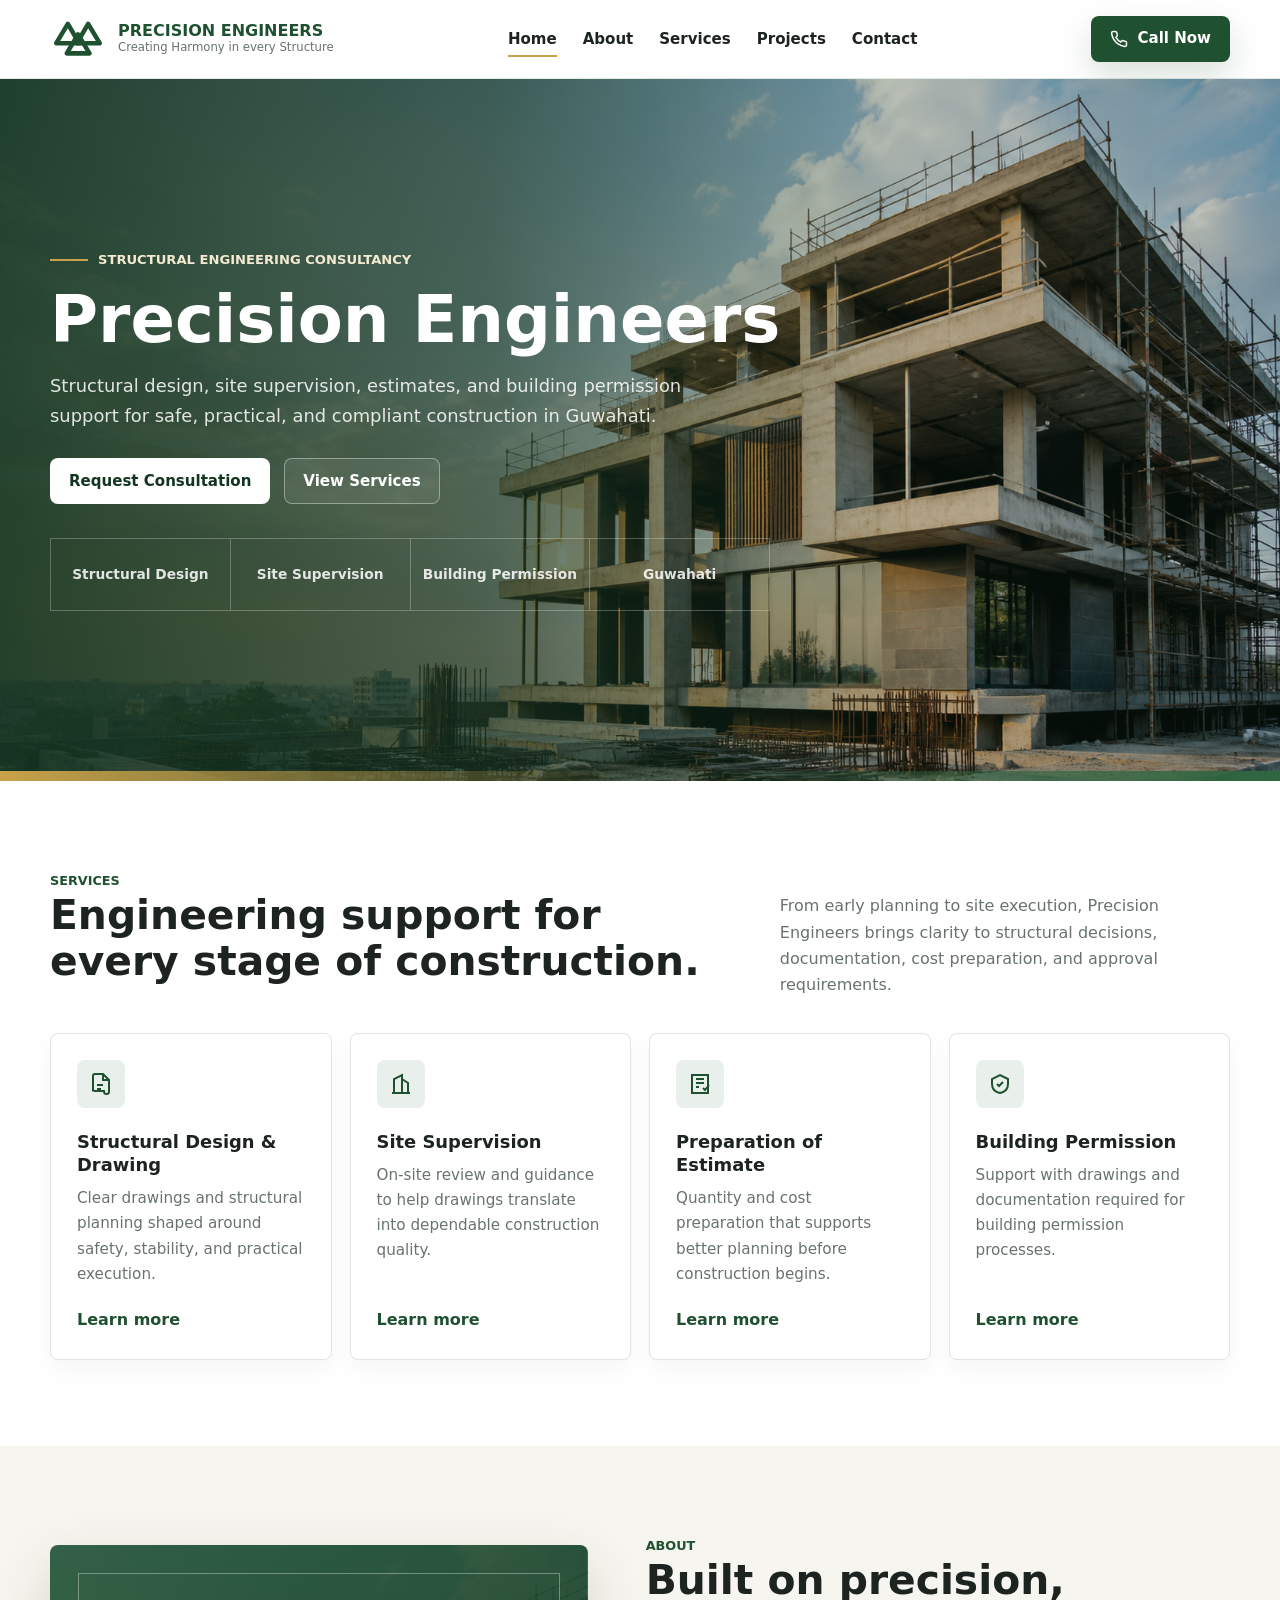
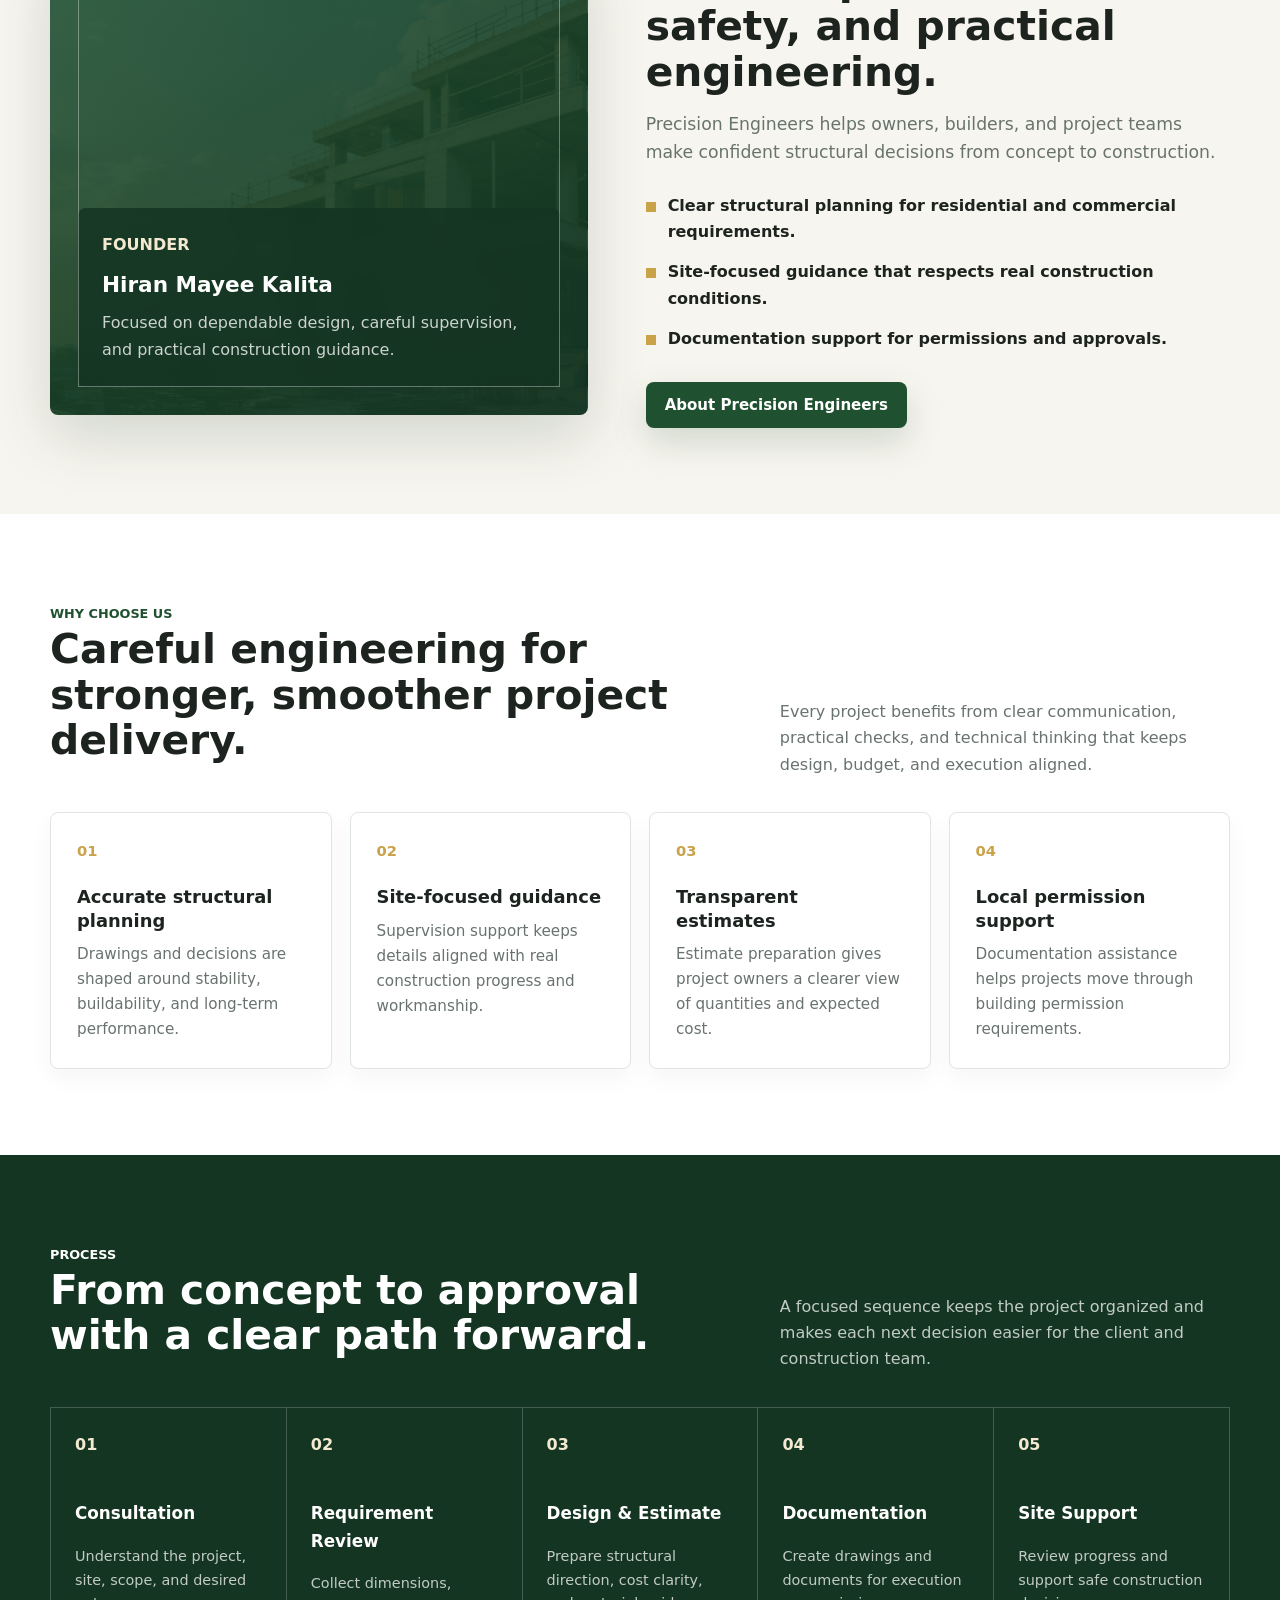
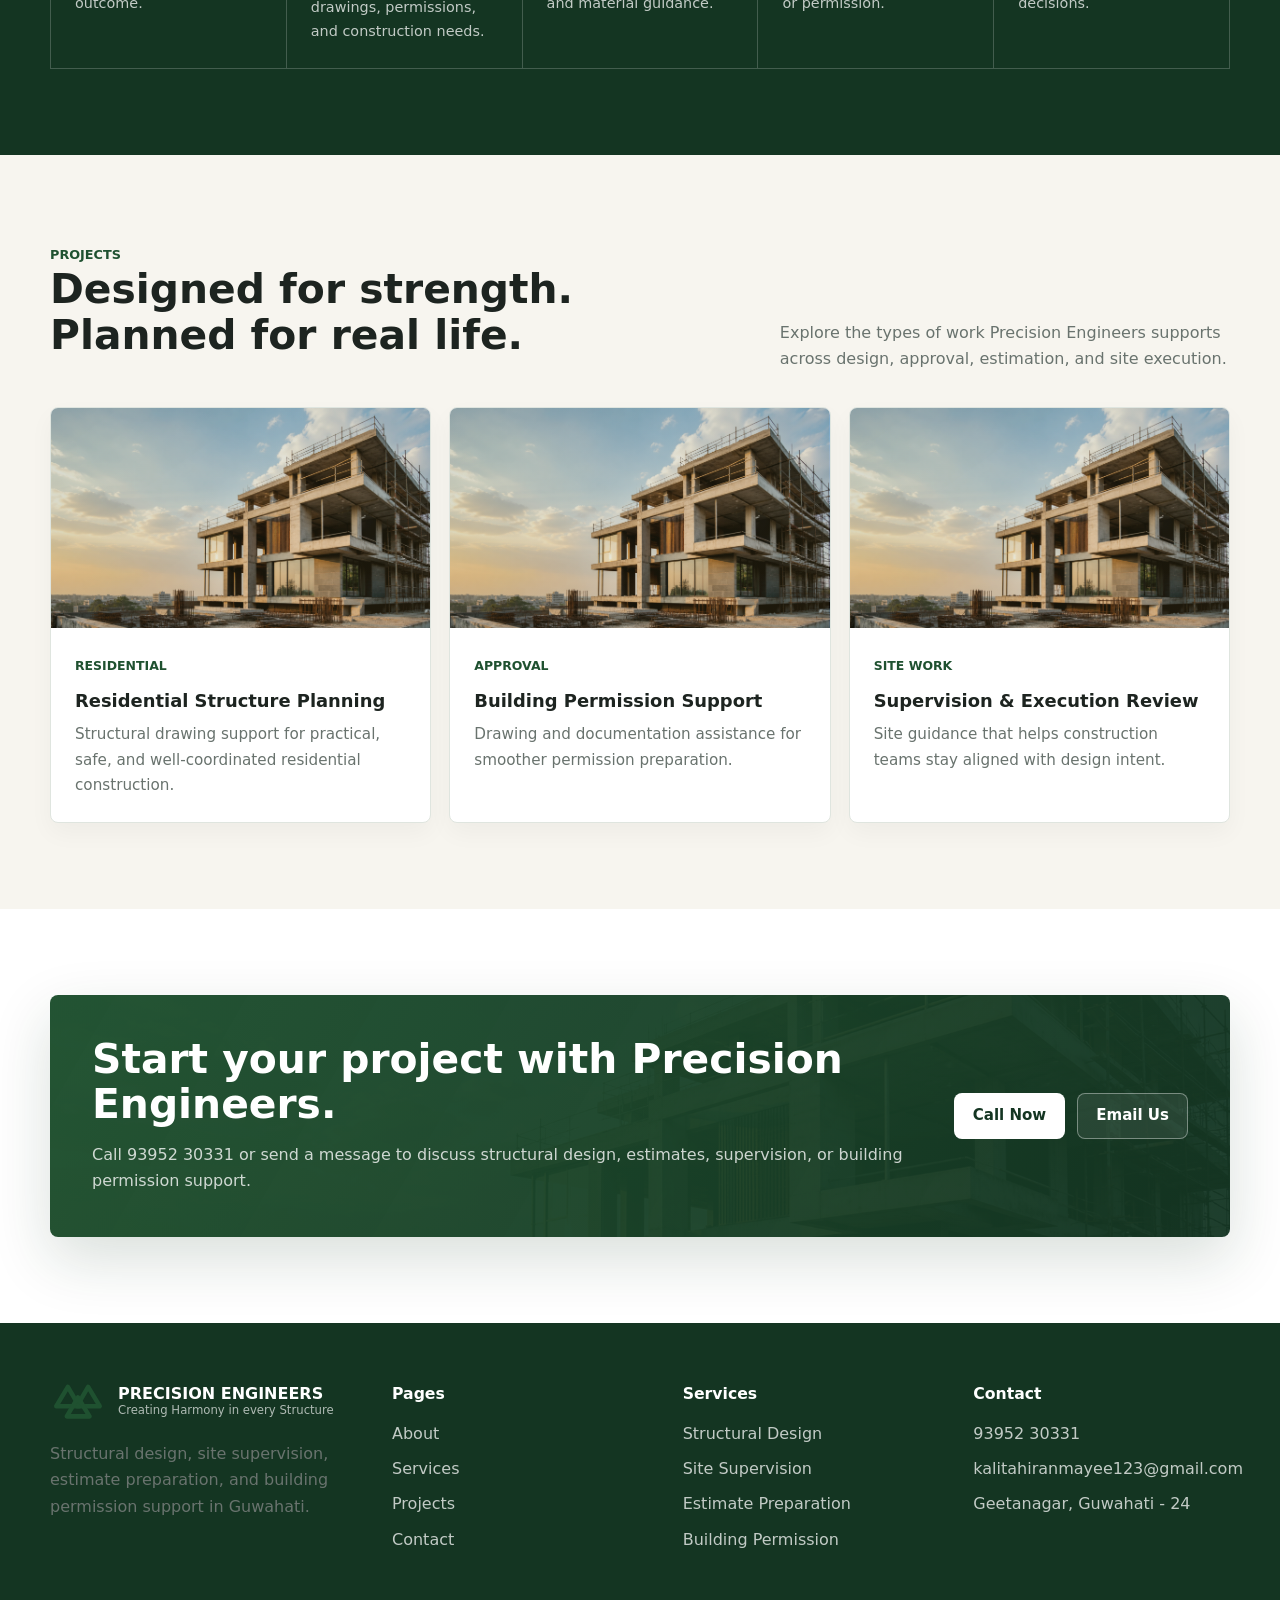
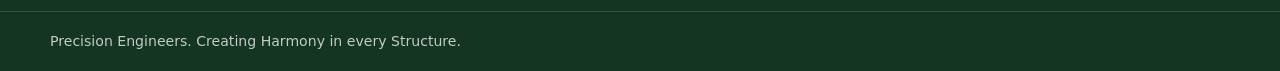
<file: index.html>
<!doctype html>
<html lang="en">
  <head>
    <meta charset="utf-8">
    <meta name="viewport" content="width=device-width, initial-scale=1">
    <meta name="description" content="Precision Engineers provides structural design, site supervision, estimates, and building permission support in Guwahati.">
    <title>Precision Engineers | Structural Design & Building Permission in Guwahati</title>
    <link rel="stylesheet" href="assets/css/styles.css">
  </head>
  <body>
    <a class="skip-link" href="#main">Skip to content</a>
    <header class="site-header">
      <div class="container header-inner">
        <a class="brand" href="index.html" aria-label="Precision Engineers home">
          <img class="brand-mark" src="assets/images/logo-mark.svg" alt="">
          <span>
            <span class="brand-title">Precision Engineers</span>
            <span class="brand-tagline">Creating Harmony in every Structure</span>
          </span>
        </a>
        <nav class="site-nav" aria-label="Primary navigation">
          <a class="is-active" href="index.html">Home</a>
          <a href="about.html">About</a>
          <a href="services.html">Services</a>
          <a href="projects.html">Projects</a>
          <a href="contact.html">Contact</a>
        </nav>
        <div class="header-actions">
          <a class="button button-primary" href="tel:+919395230331">
            <svg aria-hidden="true" viewBox="0 0 24 24" fill="none" stroke="currentColor" stroke-width="2"><path d="M22 16.92v3a2 2 0 0 1-2.18 2 19.79 19.79 0 0 1-8.63-3.07 19.5 19.5 0 0 1-6-6A19.79 19.79 0 0 1 2.12 4.18 2 2 0 0 1 4.11 2h3a2 2 0 0 1 2 1.72c.12.9.32 1.77.59 2.61a2 2 0 0 1-.45 2.11L8 9.69a16 16 0 0 0 6.31 6.31l1.25-1.25a2 2 0 0 1 2.11-.45c.84.27 1.71.47 2.61.59A2 2 0 0 1 22 16.92Z"/></svg>
            Call Now
          </a>
          <button class="nav-toggle" type="button" aria-label="Open navigation" aria-expanded="false">
            <svg aria-hidden="true" viewBox="0 0 24 24" fill="none" stroke="currentColor" stroke-width="2"><path d="M4 6h16M4 12h16M4 18h16"/></svg>
          </button>
        </div>
      </div>
    </header>

    <main id="main">
      <section class="hero">
        <div class="container">
          <div class="hero-content" data-reveal>
            <span class="eyebrow">Structural Engineering Consultancy</span>
            <h1>Precision Engineers</h1>
            <p>Structural design, site supervision, estimates, and building permission support for safe, practical, and compliant construction in Guwahati.</p>
            <div class="hero-actions">
              <a class="button button-light" href="contact.html">Request Consultation</a>
              <a class="button button-ghost" href="services.html">View Services</a>
            </div>
            <div class="trust-row" aria-label="Core service highlights">
              <span>Structural Design</span>
              <span>Site Supervision</span>
              <span>Building Permission</span>
              <span>Guwahati</span>
            </div>
          </div>
        </div>
      </section>

      <section class="section">
        <div class="container">
          <div class="section-head" data-reveal>
            <div>
              <span class="section-kicker">Services</span>
              <h2>Engineering support for every stage of construction.</h2>
            </div>
            <p>From early planning to site execution, Precision Engineers brings clarity to structural decisions, documentation, cost preparation, and approval requirements.</p>
          </div>
          <div class="service-grid">
            <article class="service-card" data-reveal>
              <div class="service-icon">
                <svg aria-hidden="true" viewBox="0 0 24 24" fill="none" stroke="currentColor" stroke-width="2"><path d="M4 19.5V4a2 2 0 0 1 2-2h8l6 6v11.5a2.5 2.5 0 0 1-5 0V19H6a2 2 0 0 1-2-2Z"/><path d="M14 2v6h6"/><path d="M8 13h6M8 17h4"/></svg>
              </div>
              <h3>Structural Design & Drawing</h3>
              <p>Clear drawings and structural planning shaped around safety, stability, and practical execution.</p>
              <a href="services.html#structural-design">Learn more</a>
            </article>
            <article class="service-card" data-reveal>
              <div class="service-icon">
                <svg aria-hidden="true" viewBox="0 0 24 24" fill="none" stroke="currentColor" stroke-width="2"><path d="M3 21h18"/><path d="M5 21V7l8-4v18"/><path d="M19 21V11l-6-4"/><path d="M9 9v.01M9 13v.01M9 17v.01"/></svg>
              </div>
              <h3>Site Supervision</h3>
              <p>On-site review and guidance to help drawings translate into dependable construction quality.</p>
              <a href="services.html#site-supervision">Learn more</a>
            </article>
            <article class="service-card" data-reveal>
              <div class="service-icon">
                <svg aria-hidden="true" viewBox="0 0 24 24" fill="none" stroke="currentColor" stroke-width="2"><path d="M4 3h16v18H4z"/><path d="M8 7h8M8 11h8M8 15h3"/><path d="M15 16l2 2 4-5"/></svg>
              </div>
              <h3>Preparation of Estimate</h3>
              <p>Quantity and cost preparation that supports better planning before construction begins.</p>
              <a href="services.html#estimate">Learn more</a>
            </article>
            <article class="service-card" data-reveal>
              <div class="service-icon">
                <svg aria-hidden="true" viewBox="0 0 24 24" fill="none" stroke="currentColor" stroke-width="2"><path d="M9 12l2 2 4-4"/><path d="M20 7 12 3 4 7v5c0 5 3.5 8 8 9 4.5-1 8-4 8-9Z"/></svg>
              </div>
              <h3>Building Permission</h3>
              <p>Support with drawings and documentation required for building permission processes.</p>
              <a href="services.html#permission">Learn more</a>
            </article>
          </div>
        </div>
      </section>

      <section class="section section-soft">
        <div class="container split">
          <div class="image-panel" data-reveal>
            <div class="founder-card">
              <span>Founder</span>
              <strong>Hiran Mayee Kalita</strong>
              <p>Focused on dependable design, careful supervision, and practical construction guidance.</p>
            </div>
          </div>
          <div class="split-copy" data-reveal>
            <span class="section-kicker">About</span>
            <h2>Built on precision, safety, and practical engineering.</h2>
            <p class="lead">Precision Engineers helps owners, builders, and project teams make confident structural decisions from concept to construction.</p>
            <ul class="check-list">
              <li>Clear structural planning for residential and commercial requirements.</li>
              <li>Site-focused guidance that respects real construction conditions.</li>
              <li>Documentation support for permissions and approvals.</li>
            </ul>
            <a class="button button-primary" href="about.html">About Precision Engineers</a>
          </div>
        </div>
      </section>

      <section class="section">
        <div class="container">
          <div class="section-head" data-reveal>
            <div>
              <span class="section-kicker">Why Choose Us</span>
              <h2>Careful engineering for stronger, smoother project delivery.</h2>
            </div>
            <p>Every project benefits from clear communication, practical checks, and technical thinking that keeps design, budget, and execution aligned.</p>
          </div>
          <div class="value-grid">
            <article class="value-card" data-reveal>
              <span>01</span>
              <h3>Accurate structural planning</h3>
              <p>Drawings and decisions are shaped around stability, buildability, and long-term performance.</p>
            </article>
            <article class="value-card" data-reveal>
              <span>02</span>
              <h3>Site-focused guidance</h3>
              <p>Supervision support keeps details aligned with real construction progress and workmanship.</p>
            </article>
            <article class="value-card" data-reveal>
              <span>03</span>
              <h3>Transparent estimates</h3>
              <p>Estimate preparation gives project owners a clearer view of quantities and expected cost.</p>
            </article>
            <article class="value-card" data-reveal>
              <span>04</span>
              <h3>Local permission support</h3>
              <p>Documentation assistance helps projects move through building permission requirements.</p>
            </article>
          </div>
        </div>
      </section>

      <section class="section section-dark">
        <div class="container">
          <div class="section-head" data-reveal>
            <div>
              <span class="section-kicker">Process</span>
              <h2>From concept to approval with a clear path forward.</h2>
            </div>
            <p>A focused sequence keeps the project organized and makes each next decision easier for the client and construction team.</p>
          </div>
          <div class="process">
            <article class="process-step" data-reveal>
              <h3>Consultation</h3>
              <p>Understand the project, site, scope, and desired outcome.</p>
            </article>
            <article class="process-step" data-reveal>
              <h3>Requirement Review</h3>
              <p>Collect dimensions, drawings, permissions, and construction needs.</p>
            </article>
            <article class="process-step" data-reveal>
              <h3>Design & Estimate</h3>
              <p>Prepare structural direction, cost clarity, and material guidance.</p>
            </article>
            <article class="process-step" data-reveal>
              <h3>Documentation</h3>
              <p>Create drawings and documents for execution or permission.</p>
            </article>
            <article class="process-step" data-reveal>
              <h3>Site Support</h3>
              <p>Review progress and support safe construction decisions.</p>
            </article>
          </div>
        </div>
      </section>

      <section class="section section-soft">
        <div class="container">
          <div class="section-head" data-reveal>
            <div>
              <span class="section-kicker">Projects</span>
              <h2>Designed for strength. Planned for real life.</h2>
            </div>
            <p>Explore the types of work Precision Engineers supports across design, approval, estimation, and site execution.</p>
          </div>
          <div class="project-grid">
            <article class="project-card" data-reveal>
              <div class="project-media" aria-hidden="true"></div>
              <div class="project-body">
                <span class="project-meta">Residential</span>
                <h3>Residential Structure Planning</h3>
                <p>Structural drawing support for practical, safe, and well-coordinated residential construction.</p>
              </div>
            </article>
            <article class="project-card" data-reveal>
              <div class="project-media" aria-hidden="true"></div>
              <div class="project-body">
                <span class="project-meta">Approval</span>
                <h3>Building Permission Support</h3>
                <p>Drawing and documentation assistance for smoother permission preparation.</p>
              </div>
            </article>
            <article class="project-card" data-reveal>
              <div class="project-media" aria-hidden="true"></div>
              <div class="project-body">
                <span class="project-meta">Site Work</span>
                <h3>Supervision & Execution Review</h3>
                <p>Site guidance that helps construction teams stay aligned with design intent.</p>
              </div>
            </article>
          </div>
        </div>
      </section>

      <section class="section">
        <div class="container">
          <div class="cta-panel" data-reveal>
            <div>
              <h2>Start your project with Precision Engineers.</h2>
              <p>Call 93952 30331 or send a message to discuss structural design, estimates, supervision, or building permission support.</p>
            </div>
            <div class="cta-actions">
              <a class="button button-light" href="tel:+919395230331">Call Now</a>
              <a class="button button-ghost" href="mailto:kalitahiranmayee123@gmail.com">Email Us</a>
            </div>
          </div>
        </div>
      </section>
    </main>

    <footer class="site-footer">
      <div class="container footer-main">
        <div>
          <a class="footer-brand" href="index.html">
            <img class="brand-mark" src="assets/images/logo-mark.svg" alt="">
            <span>
              <span class="brand-title">Precision Engineers</span>
              <span class="brand-tagline">Creating Harmony in every Structure</span>
            </span>
          </a>
          <p>Structural design, site supervision, estimate preparation, and building permission support in Guwahati.</p>
        </div>
        <div>
          <h3>Pages</h3>
          <ul class="footer-links">
            <li><a href="about.html">About</a></li>
            <li><a href="services.html">Services</a></li>
            <li><a href="projects.html">Projects</a></li>
            <li><a href="contact.html">Contact</a></li>
          </ul>
        </div>
        <div>
          <h3>Services</h3>
          <ul class="footer-links">
            <li>Structural Design</li>
            <li>Site Supervision</li>
            <li>Estimate Preparation</li>
            <li>Building Permission</li>
          </ul>
        </div>
        <div>
          <h3>Contact</h3>
          <ul class="footer-links">
            <li><a href="tel:+919395230331">93952 30331</a></li>
            <li><a href="mailto:kalitahiranmayee123@gmail.com">kalitahiranmayee123@gmail.com</a></li>
            <li>Geetanagar, Guwahati - 24</li>
          </ul>
        </div>
      </div>
      <div class="footer-bottom">
        <div class="container">Precision Engineers. Creating Harmony in every Structure.</div>
      </div>
    </footer>
    <script src="assets/js/main.js"></script>
  </body>
</html>
</file>
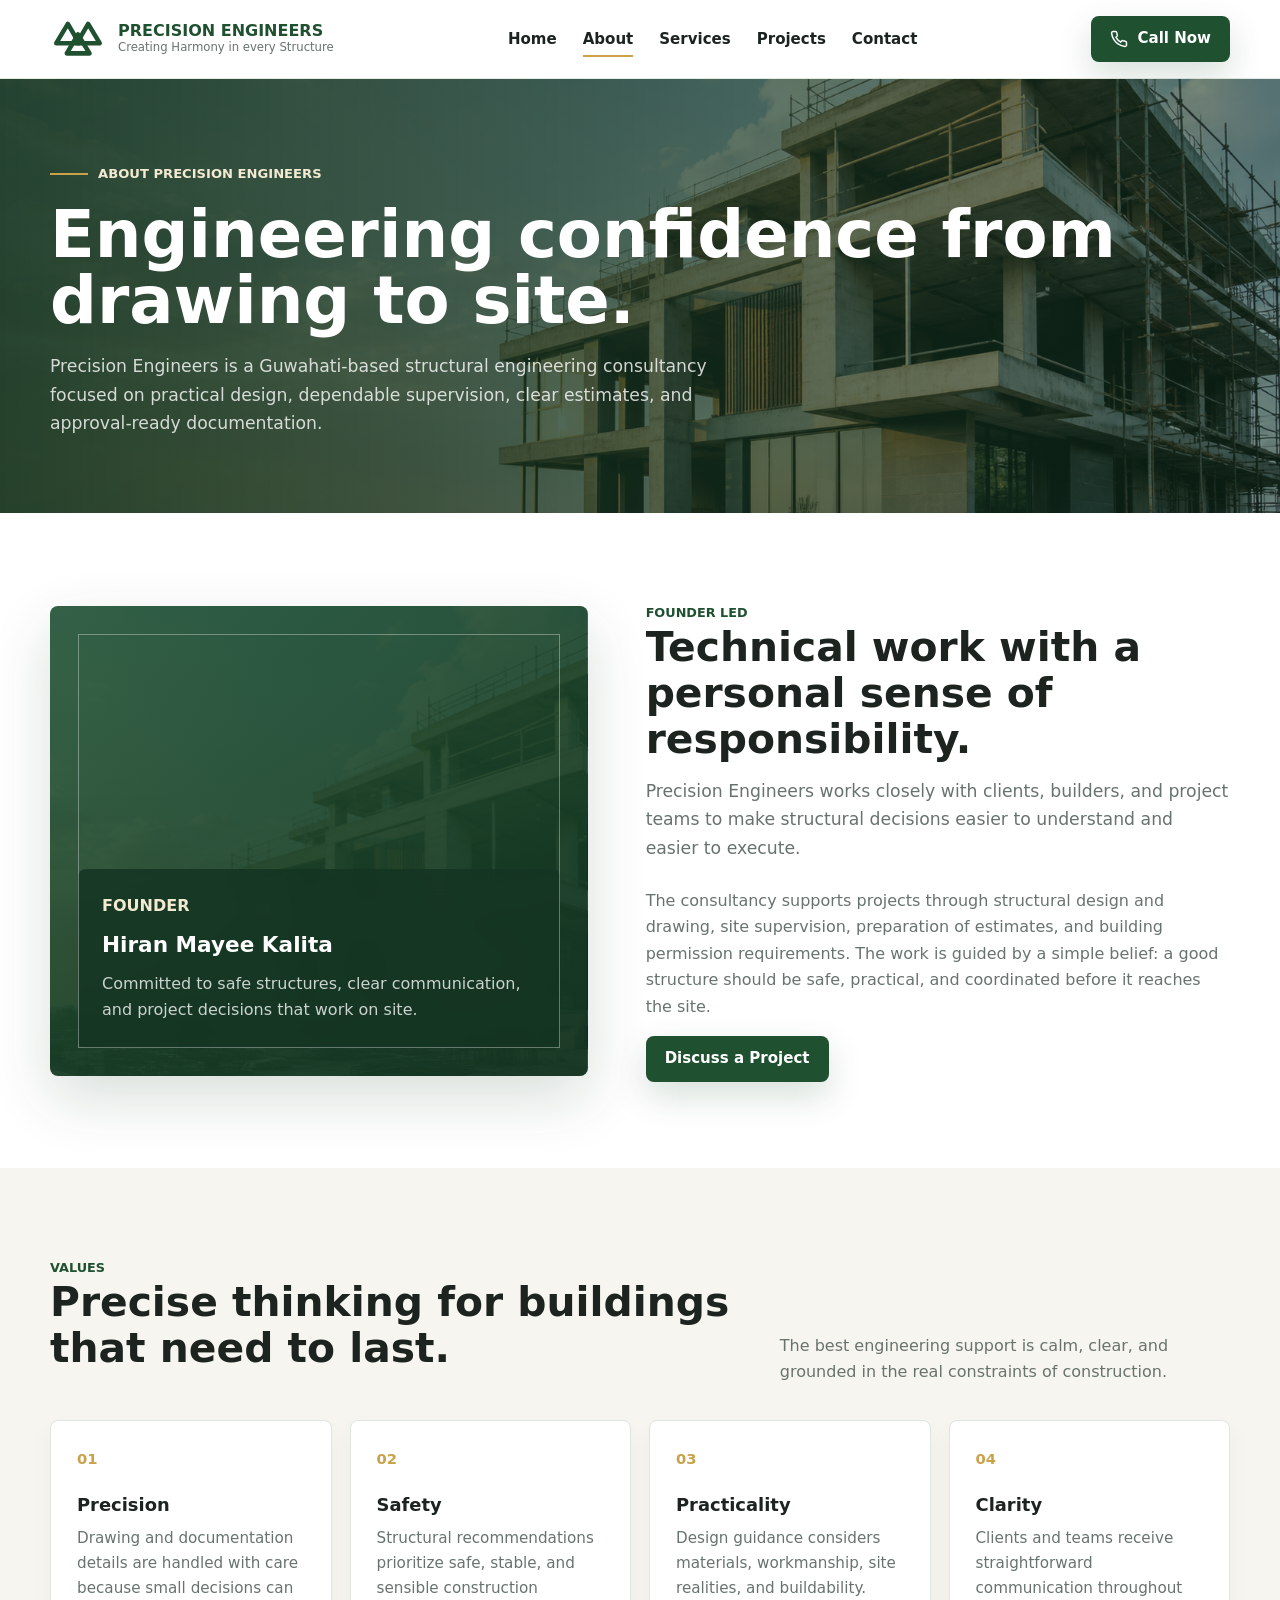
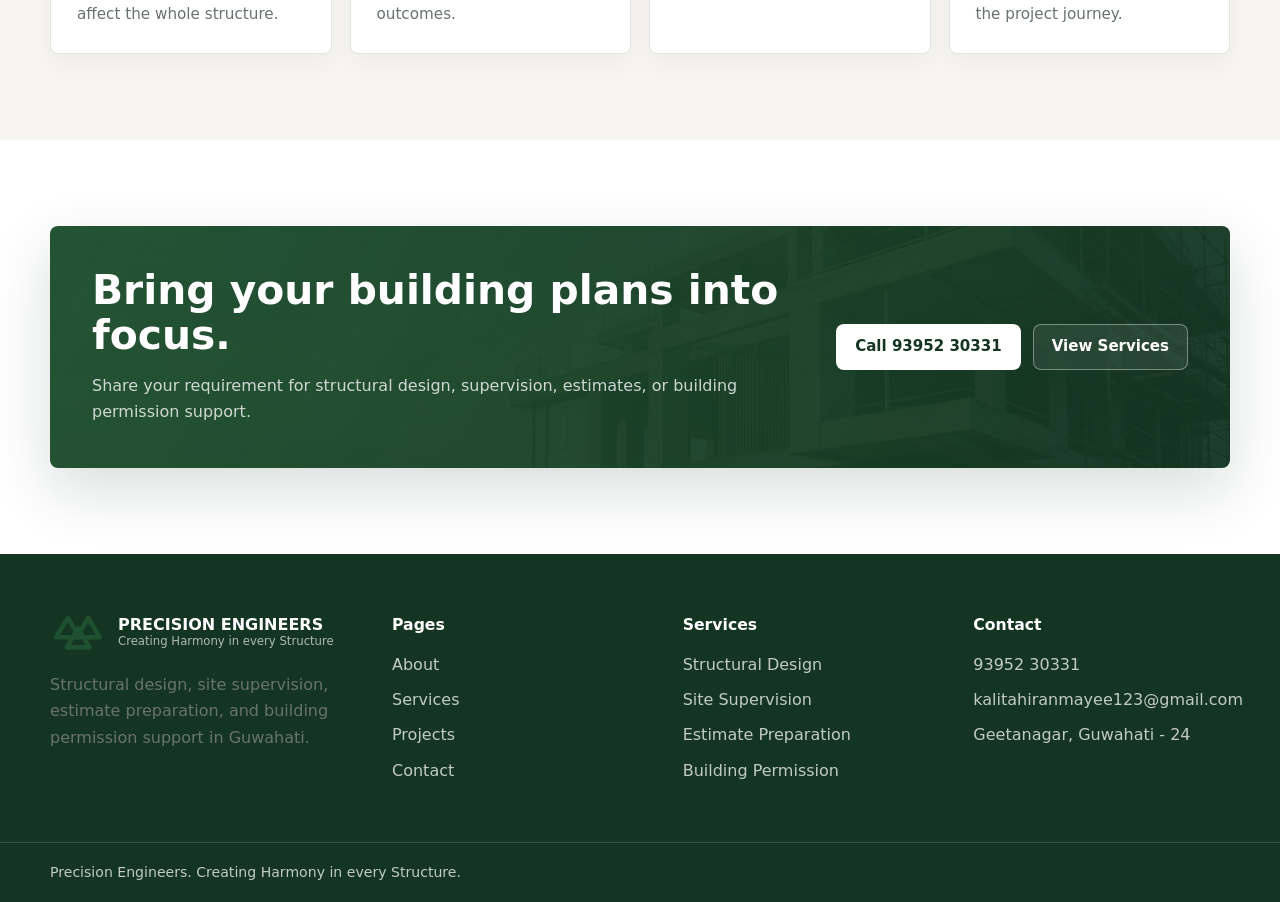
<file: about.html>
<!doctype html>
<html lang="en">
  <head>
    <meta charset="utf-8">
    <meta name="viewport" content="width=device-width, initial-scale=1">
    <meta name="description" content="About Precision Engineers and founder Hiran Mayee Kalita, providing structural engineering services in Guwahati.">
    <title>About | Precision Engineers</title>
    <link rel="stylesheet" href="assets/css/styles.css">
  </head>
  <body>
    <a class="skip-link" href="#main">Skip to content</a>
    <header class="site-header">
      <div class="container header-inner">
        <a class="brand" href="index.html" aria-label="Precision Engineers home">
          <img class="brand-mark" src="assets/images/logo-mark.svg" alt="">
          <span>
            <span class="brand-title">Precision Engineers</span>
            <span class="brand-tagline">Creating Harmony in every Structure</span>
          </span>
        </a>
        <nav class="site-nav" aria-label="Primary navigation">
          <a href="index.html">Home</a>
          <a class="is-active" href="about.html">About</a>
          <a href="services.html">Services</a>
          <a href="projects.html">Projects</a>
          <a href="contact.html">Contact</a>
        </nav>
        <div class="header-actions">
          <a class="button button-primary" href="tel:+919395230331">
            <svg aria-hidden="true" viewBox="0 0 24 24" fill="none" stroke="currentColor" stroke-width="2"><path d="M22 16.92v3a2 2 0 0 1-2.18 2 19.79 19.79 0 0 1-8.63-3.07 19.5 19.5 0 0 1-6-6A19.79 19.79 0 0 1 2.12 4.18 2 2 0 0 1 4.11 2h3a2 2 0 0 1 2 1.72c.12.9.32 1.77.59 2.61a2 2 0 0 1-.45 2.11L8 9.69a16 16 0 0 0 6.31 6.31l1.25-1.25a2 2 0 0 1 2.11-.45c.84.27 1.71.47 2.61.59A2 2 0 0 1 22 16.92Z"/></svg>
            Call Now
          </a>
          <button class="nav-toggle" type="button" aria-label="Open navigation" aria-expanded="false">
            <svg aria-hidden="true" viewBox="0 0 24 24" fill="none" stroke="currentColor" stroke-width="2"><path d="M4 6h16M4 12h16M4 18h16"/></svg>
          </button>
        </div>
      </div>
    </header>

    <main id="main">
      <section class="page-hero">
        <div class="container" data-reveal>
          <span class="eyebrow">About Precision Engineers</span>
          <h1>Engineering confidence from drawing to site.</h1>
          <p>Precision Engineers is a Guwahati-based structural engineering consultancy focused on practical design, dependable supervision, clear estimates, and approval-ready documentation.</p>
        </div>
      </section>

      <section class="section">
        <div class="container split">
          <div class="image-panel" data-reveal>
            <div class="founder-card">
              <span>Founder</span>
              <strong>Hiran Mayee Kalita</strong>
              <p>Committed to safe structures, clear communication, and project decisions that work on site.</p>
            </div>
          </div>
          <div class="split-copy" data-reveal>
            <span class="section-kicker">Founder Led</span>
            <h2>Technical work with a personal sense of responsibility.</h2>
            <p class="lead">Precision Engineers works closely with clients, builders, and project teams to make structural decisions easier to understand and easier to execute.</p>
            <p>The consultancy supports projects through structural design and drawing, site supervision, preparation of estimates, and building permission requirements. The work is guided by a simple belief: a good structure should be safe, practical, and coordinated before it reaches the site.</p>
            <a class="button button-primary" href="contact.html">Discuss a Project</a>
          </div>
        </div>
      </section>

      <section class="section section-soft">
        <div class="container">
          <div class="section-head" data-reveal>
            <div>
              <span class="section-kicker">Values</span>
              <h2>Precise thinking for buildings that need to last.</h2>
            </div>
            <p>The best engineering support is calm, clear, and grounded in the real constraints of construction.</p>
          </div>
          <div class="value-grid">
            <article class="value-card" data-reveal>
              <span>01</span>
              <h3>Precision</h3>
              <p>Drawing and documentation details are handled with care because small decisions can affect the whole structure.</p>
            </article>
            <article class="value-card" data-reveal>
              <span>02</span>
              <h3>Safety</h3>
              <p>Structural recommendations prioritize safe, stable, and sensible construction outcomes.</p>
            </article>
            <article class="value-card" data-reveal>
              <span>03</span>
              <h3>Practicality</h3>
              <p>Design guidance considers materials, workmanship, site realities, and buildability.</p>
            </article>
            <article class="value-card" data-reveal>
              <span>04</span>
              <h3>Clarity</h3>
              <p>Clients and teams receive straightforward communication throughout the project journey.</p>
            </article>
          </div>
        </div>
      </section>

      <section class="section">
        <div class="container">
          <div class="cta-panel" data-reveal>
            <div>
              <h2>Bring your building plans into focus.</h2>
              <p>Share your requirement for structural design, supervision, estimates, or building permission support.</p>
            </div>
            <div class="cta-actions">
              <a class="button button-light" href="tel:+919395230331">Call 93952 30331</a>
              <a class="button button-ghost" href="services.html">View Services</a>
            </div>
          </div>
        </div>
      </section>
    </main>

    <footer class="site-footer">
      <div class="container footer-main">
        <div>
          <a class="footer-brand" href="index.html">
            <img class="brand-mark" src="assets/images/logo-mark.svg" alt="">
            <span>
              <span class="brand-title">Precision Engineers</span>
              <span class="brand-tagline">Creating Harmony in every Structure</span>
            </span>
          </a>
          <p>Structural design, site supervision, estimate preparation, and building permission support in Guwahati.</p>
        </div>
        <div>
          <h3>Pages</h3>
          <ul class="footer-links">
            <li><a href="about.html">About</a></li>
            <li><a href="services.html">Services</a></li>
            <li><a href="projects.html">Projects</a></li>
            <li><a href="contact.html">Contact</a></li>
          </ul>
        </div>
        <div>
          <h3>Services</h3>
          <ul class="footer-links">
            <li>Structural Design</li>
            <li>Site Supervision</li>
            <li>Estimate Preparation</li>
            <li>Building Permission</li>
          </ul>
        </div>
        <div>
          <h3>Contact</h3>
          <ul class="footer-links">
            <li><a href="tel:+919395230331">93952 30331</a></li>
            <li><a href="mailto:kalitahiranmayee123@gmail.com">kalitahiranmayee123@gmail.com</a></li>
            <li>Geetanagar, Guwahati - 24</li>
          </ul>
        </div>
      </div>
      <div class="footer-bottom">
        <div class="container">Precision Engineers. Creating Harmony in every Structure.</div>
      </div>
    </footer>
    <script src="assets/js/main.js"></script>
  </body>
</html>
</file>
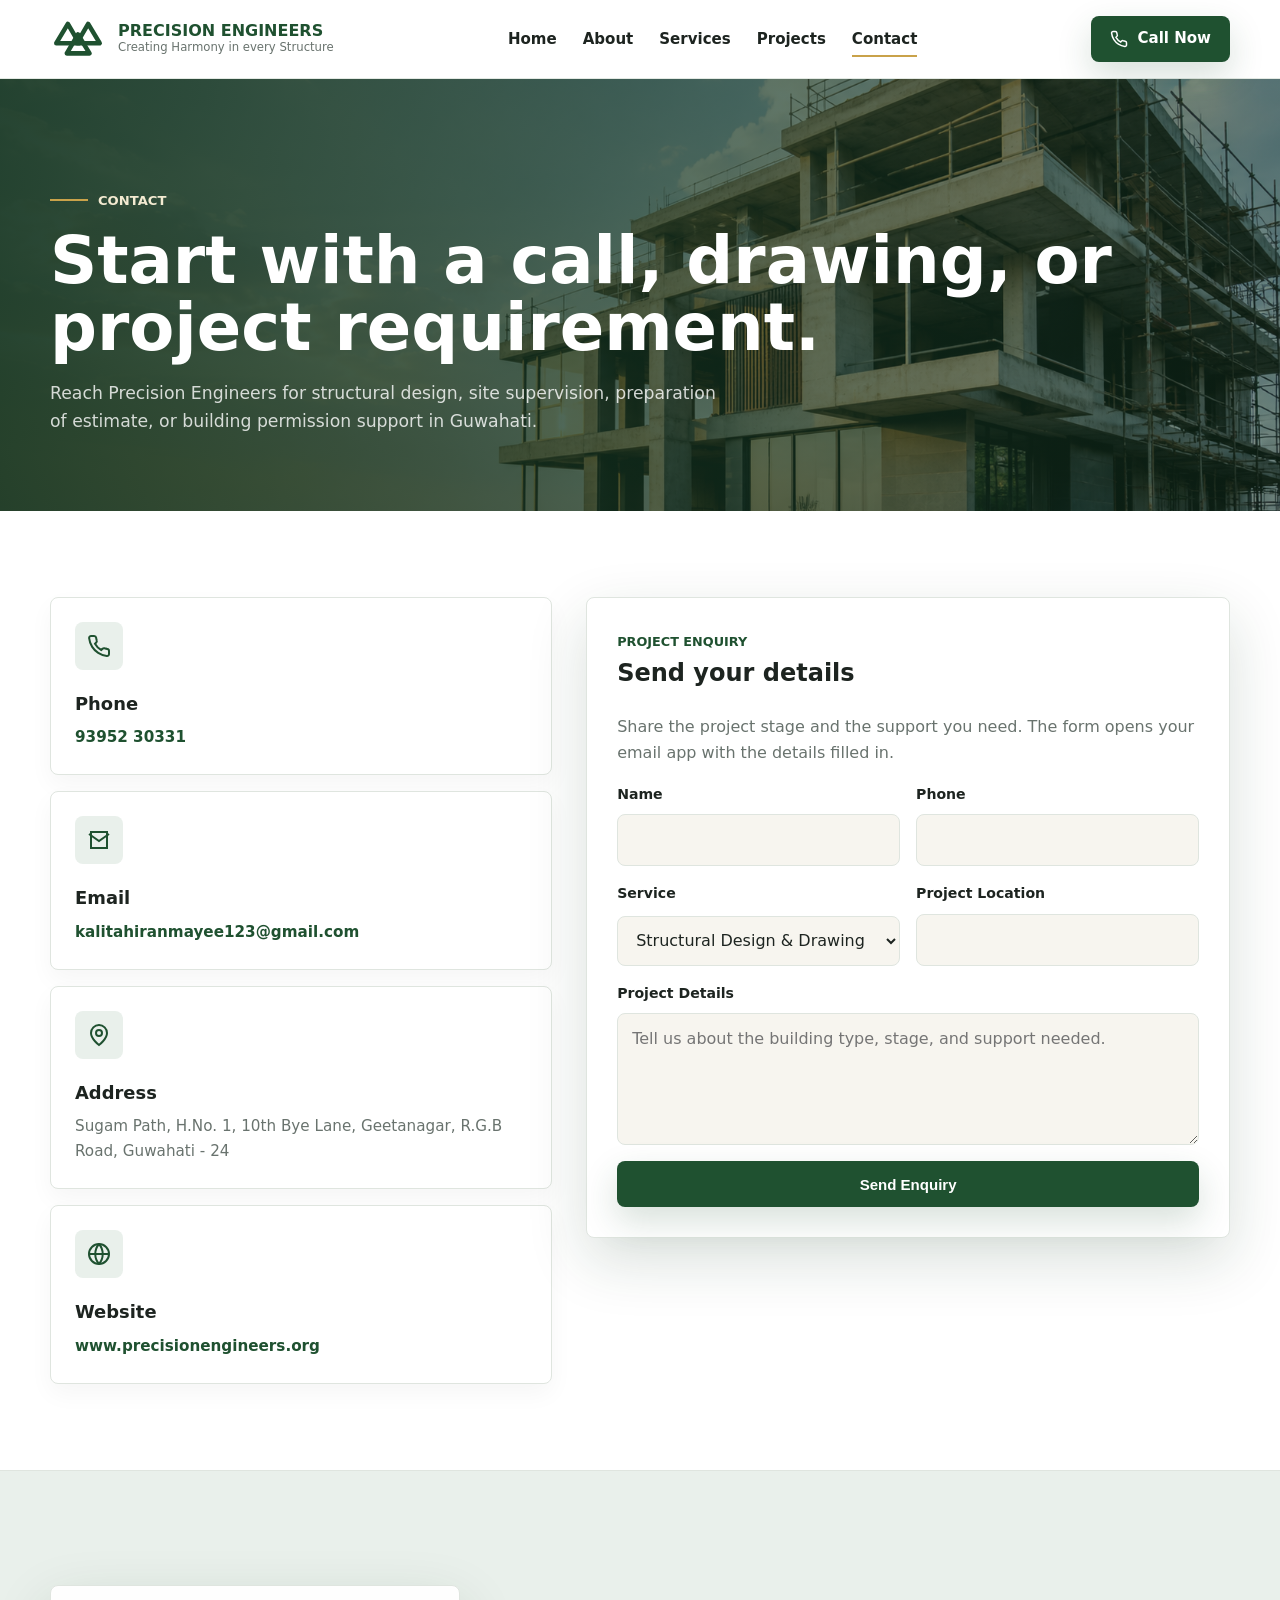
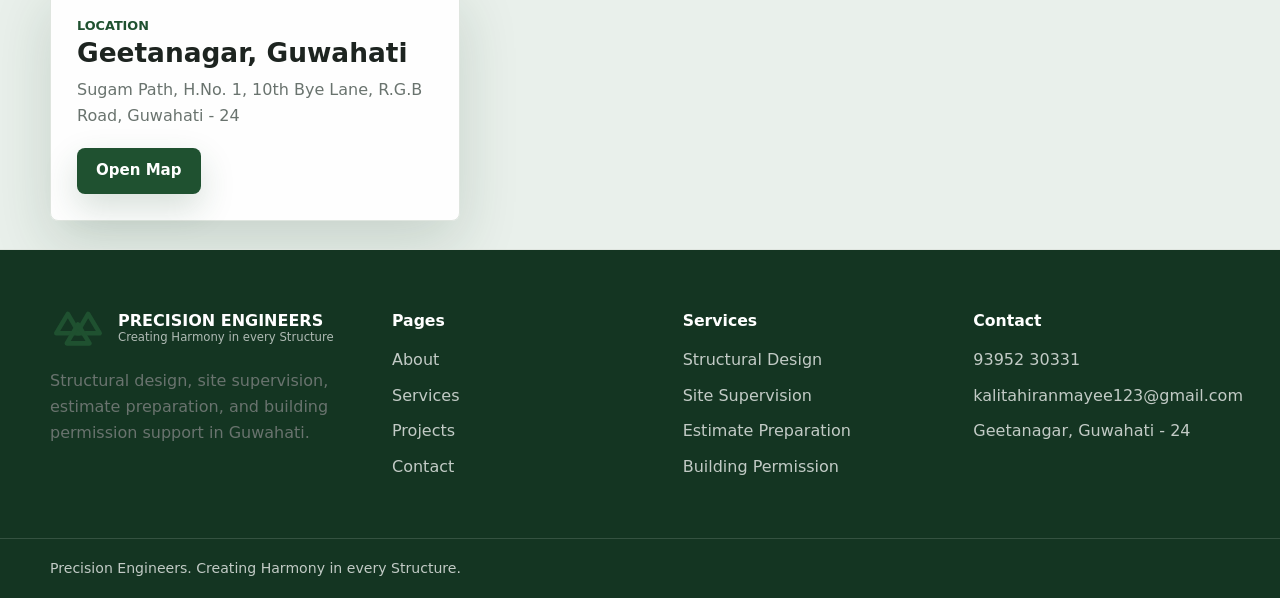
<file: contact.html>
<!doctype html>
<html lang="en">
  <head>
    <meta charset="utf-8">
    <meta name="viewport" content="width=device-width, initial-scale=1">
    <meta name="description" content="Contact Precision Engineers in Geetanagar, Guwahati for structural design, site supervision, estimates, and building permission support.">
    <title>Contact | Precision Engineers</title>
    <link rel="stylesheet" href="assets/css/styles.css">
  </head>
  <body>
    <a class="skip-link" href="#main">Skip to content</a>
    <header class="site-header">
      <div class="container header-inner">
        <a class="brand" href="index.html" aria-label="Precision Engineers home">
          <img class="brand-mark" src="assets/images/logo-mark.svg" alt="">
          <span>
            <span class="brand-title">Precision Engineers</span>
            <span class="brand-tagline">Creating Harmony in every Structure</span>
          </span>
        </a>
        <nav class="site-nav" aria-label="Primary navigation">
          <a href="index.html">Home</a>
          <a href="about.html">About</a>
          <a href="services.html">Services</a>
          <a href="projects.html">Projects</a>
          <a class="is-active" href="contact.html">Contact</a>
        </nav>
        <div class="header-actions">
          <a class="button button-primary" href="tel:+919395230331">
            <svg aria-hidden="true" viewBox="0 0 24 24" fill="none" stroke="currentColor" stroke-width="2"><path d="M22 16.92v3a2 2 0 0 1-2.18 2 19.79 19.79 0 0 1-8.63-3.07 19.5 19.5 0 0 1-6-6A19.79 19.79 0 0 1 2.12 4.18 2 2 0 0 1 4.11 2h3a2 2 0 0 1 2 1.72c.12.9.32 1.77.59 2.61a2 2 0 0 1-.45 2.11L8 9.69a16 16 0 0 0 6.31 6.31l1.25-1.25a2 2 0 0 1 2.11-.45c.84.27 1.71.47 2.61.59A2 2 0 0 1 22 16.92Z"/></svg>
            Call Now
          </a>
          <button class="nav-toggle" type="button" aria-label="Open navigation" aria-expanded="false">
            <svg aria-hidden="true" viewBox="0 0 24 24" fill="none" stroke="currentColor" stroke-width="2"><path d="M4 6h16M4 12h16M4 18h16"/></svg>
          </button>
        </div>
      </div>
    </header>

    <main id="main">
      <section class="page-hero">
        <div class="container" data-reveal>
          <span class="eyebrow">Contact</span>
          <h1>Start with a call, drawing, or project requirement.</h1>
          <p>Reach Precision Engineers for structural design, site supervision, preparation of estimate, or building permission support in Guwahati.</p>
        </div>
      </section>

      <section class="section">
        <div class="container contact-layout">
          <div class="contact-stack" data-reveal>
            <article class="contact-card">
              <div class="contact-icon">
                <svg aria-hidden="true" viewBox="0 0 24 24" fill="none" stroke="currentColor" stroke-width="2"><path d="M22 16.92v3a2 2 0 0 1-2.18 2 19.79 19.79 0 0 1-8.63-3.07 19.5 19.5 0 0 1-6-6A19.79 19.79 0 0 1 2.12 4.18 2 2 0 0 1 4.11 2h3a2 2 0 0 1 2 1.72c.12.9.32 1.77.59 2.61a2 2 0 0 1-.45 2.11L8 9.69a16 16 0 0 0 6.31 6.31l1.25-1.25a2 2 0 0 1 2.11-.45c.84.27 1.71.47 2.61.59A2 2 0 0 1 22 16.92Z"/></svg>
              </div>
              <h3>Phone</h3>
              <p><a href="tel:+919395230331">93952 30331</a></p>
            </article>
            <article class="contact-card">
              <div class="contact-icon">
                <svg aria-hidden="true" viewBox="0 0 24 24" fill="none" stroke="currentColor" stroke-width="2"><path d="M4 4h16v16H4z"/><path d="m22 6-10 7L2 6"/></svg>
              </div>
              <h3>Email</h3>
              <p><a href="mailto:kalitahiranmayee123@gmail.com">kalitahiranmayee123@gmail.com</a></p>
            </article>
            <article class="contact-card">
              <div class="contact-icon">
                <svg aria-hidden="true" viewBox="0 0 24 24" fill="none" stroke="currentColor" stroke-width="2"><path d="M20 10c0 6-8 12-8 12S4 16 4 10a8 8 0 1 1 16 0Z"/><circle cx="12" cy="10" r="3"/></svg>
              </div>
              <h3>Address</h3>
              <p>Sugam Path, H.No. 1, 10th Bye Lane, Geetanagar, R.G.B Road, Guwahati - 24</p>
            </article>
            <article class="contact-card">
              <div class="contact-icon">
                <svg aria-hidden="true" viewBox="0 0 24 24" fill="none" stroke="currentColor" stroke-width="2"><circle cx="12" cy="12" r="10"/><path d="M2 12h20"/><path d="M12 2a15.3 15.3 0 0 1 0 20"/><path d="M12 2a15.3 15.3 0 0 0 0 20"/></svg>
              </div>
              <h3>Website</h3>
              <p><a href="https://www.precisionengineers.org">www.precisionengineers.org</a></p>
            </article>
          </div>

          <form class="form-panel" action="mailto:kalitahiranmayee123@gmail.com" method="post" enctype="text/plain" data-reveal>
            <span class="section-kicker">Project Enquiry</span>
            <h2>Send your details</h2>
            <p>Share the project stage and the support you need. The form opens your email app with the details filled in.</p>
            <div class="form-grid">
              <div class="form-field">
                <label for="name">Name</label>
                <input id="name" name="Name" type="text" autocomplete="name" required>
              </div>
              <div class="form-field">
                <label for="phone">Phone</label>
                <input id="phone" name="Phone" type="tel" autocomplete="tel" required>
              </div>
              <div class="form-field">
                <label for="service">Service</label>
                <select id="service" name="Service">
                  <option>Structural Design & Drawing</option>
                  <option>Site Supervision</option>
                  <option>Preparation of Estimate</option>
                  <option>Building Permission</option>
                </select>
              </div>
              <div class="form-field">
                <label for="location">Project Location</label>
                <input id="location" name="Project Location" type="text" autocomplete="street-address">
              </div>
              <div class="form-field full">
                <label for="message">Project Details</label>
                <textarea id="message" name="Project Details" placeholder="Tell us about the building type, stage, and support needed."></textarea>
              </div>
              <div class="form-field full">
                <button class="button button-primary" type="submit">Send Enquiry</button>
              </div>
            </div>
          </form>
        </div>
      </section>

      <section class="map-band" aria-label="Map location">
        <iframe title="Precision Engineers location map" loading="lazy" referrerpolicy="no-referrer-when-downgrade" src="https://www.google.com/maps?q=Precision+Engineers+Guwahati&output=embed"></iframe>
        <div class="map-card">
          <span class="section-kicker">Location</span>
          <h2>Geetanagar, Guwahati</h2>
          <p>Sugam Path, H.No. 1, 10th Bye Lane, R.G.B Road, Guwahati - 24</p>
          <a class="button button-primary" href="https://www.google.com/maps/search/?api=1&query=Precision+Engineers+Guwahati" target="_blank" rel="noopener">Open Map</a>
        </div>
      </section>
    </main>

    <footer class="site-footer">
      <div class="container footer-main">
        <div>
          <a class="footer-brand" href="index.html">
            <img class="brand-mark" src="assets/images/logo-mark.svg" alt="">
            <span>
              <span class="brand-title">Precision Engineers</span>
              <span class="brand-tagline">Creating Harmony in every Structure</span>
            </span>
          </a>
          <p>Structural design, site supervision, estimate preparation, and building permission support in Guwahati.</p>
        </div>
        <div>
          <h3>Pages</h3>
          <ul class="footer-links">
            <li><a href="about.html">About</a></li>
            <li><a href="services.html">Services</a></li>
            <li><a href="projects.html">Projects</a></li>
            <li><a href="contact.html">Contact</a></li>
          </ul>
        </div>
        <div>
          <h3>Services</h3>
          <ul class="footer-links">
            <li>Structural Design</li>
            <li>Site Supervision</li>
            <li>Estimate Preparation</li>
            <li>Building Permission</li>
          </ul>
        </div>
        <div>
          <h3>Contact</h3>
          <ul class="footer-links">
            <li><a href="tel:+919395230331">93952 30331</a></li>
            <li><a href="mailto:kalitahiranmayee123@gmail.com">kalitahiranmayee123@gmail.com</a></li>
            <li>Geetanagar, Guwahati - 24</li>
          </ul>
        </div>
      </div>
      <div class="footer-bottom">
        <div class="container">Precision Engineers. Creating Harmony in every Structure.</div>
      </div>
    </footer>
    <script src="assets/js/main.js"></script>
  </body>
</html>
</file>
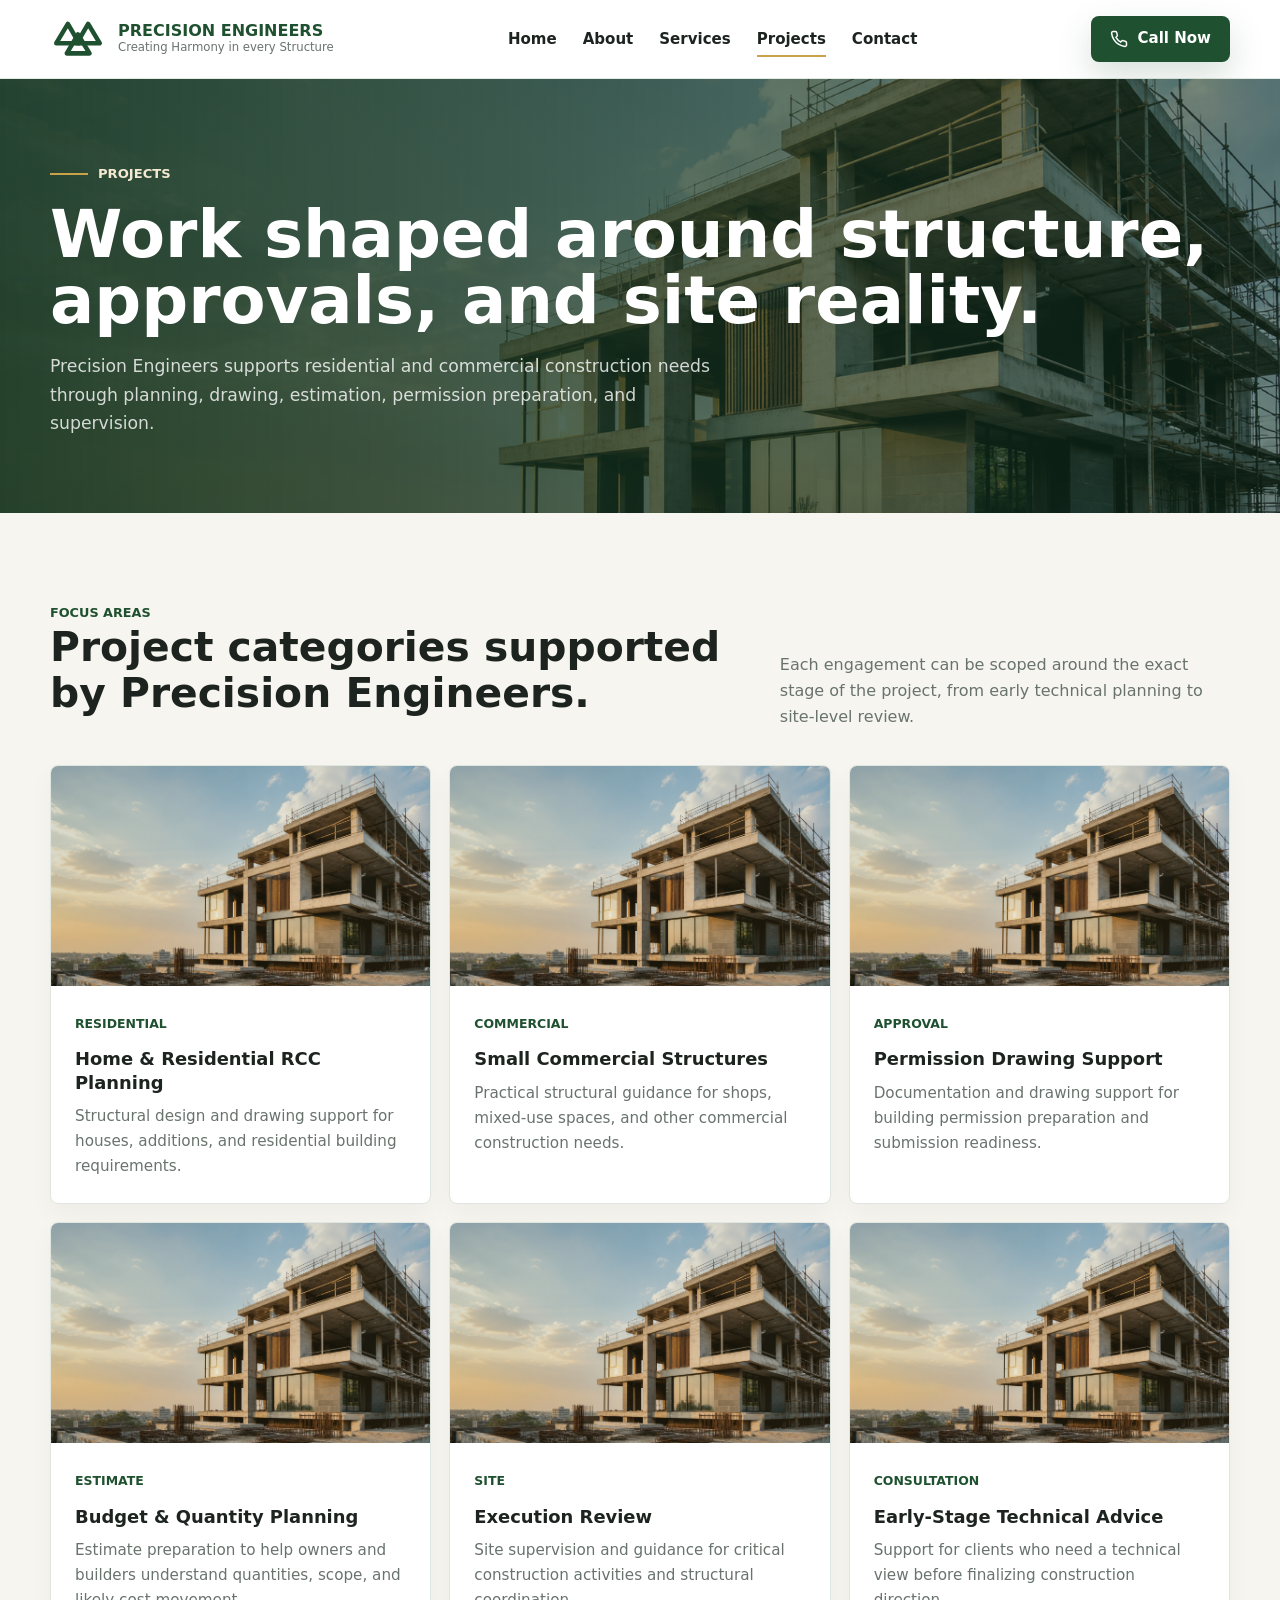
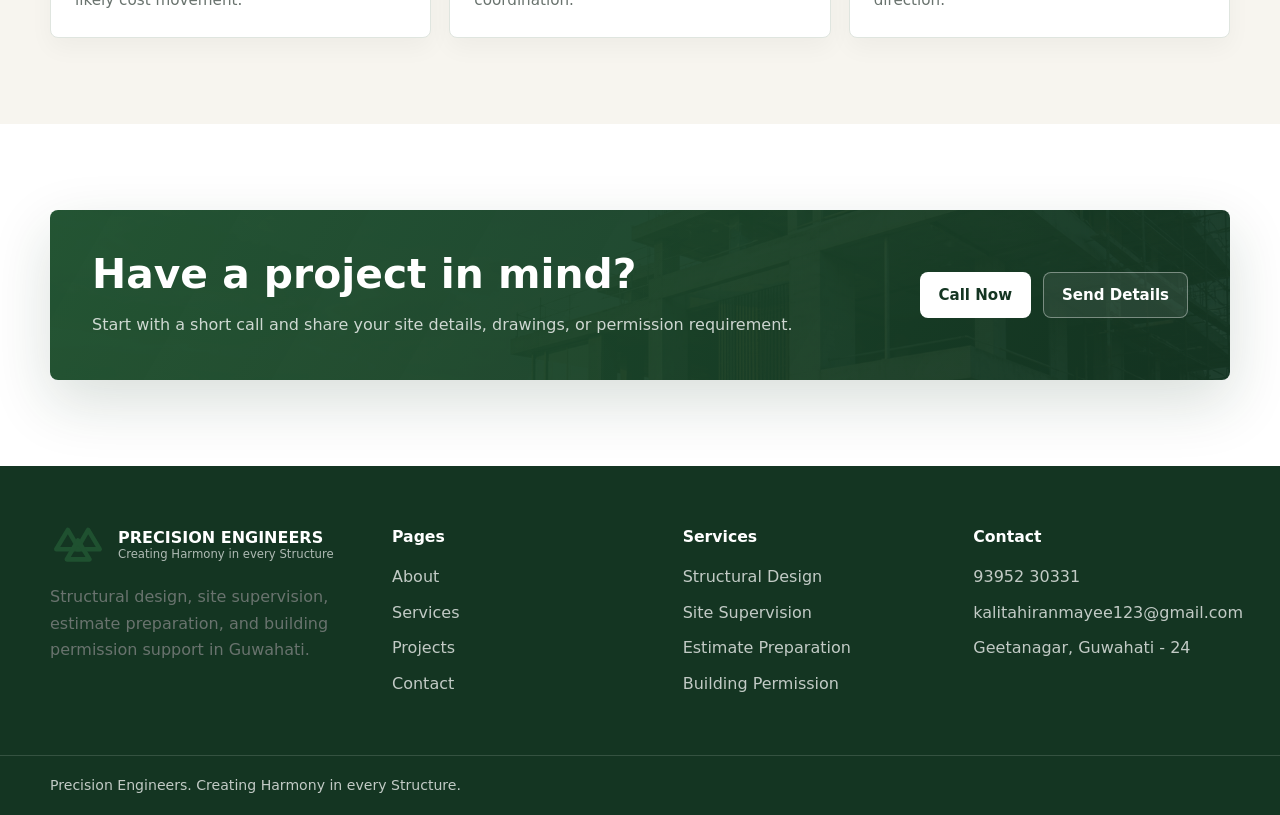
<file: projects.html>
<!doctype html>
<html lang="en">
  <head>
    <meta charset="utf-8">
    <meta name="viewport" content="width=device-width, initial-scale=1">
    <meta name="description" content="Project focus areas for Precision Engineers including structural planning, building permission, estimates, and site supervision.">
    <title>Projects | Precision Engineers</title>
    <link rel="stylesheet" href="assets/css/styles.css">
  </head>
  <body>
    <a class="skip-link" href="#main">Skip to content</a>
    <header class="site-header">
      <div class="container header-inner">
        <a class="brand" href="index.html" aria-label="Precision Engineers home">
          <img class="brand-mark" src="assets/images/logo-mark.svg" alt="">
          <span>
            <span class="brand-title">Precision Engineers</span>
            <span class="brand-tagline">Creating Harmony in every Structure</span>
          </span>
        </a>
        <nav class="site-nav" aria-label="Primary navigation">
          <a href="index.html">Home</a>
          <a href="about.html">About</a>
          <a href="services.html">Services</a>
          <a class="is-active" href="projects.html">Projects</a>
          <a href="contact.html">Contact</a>
        </nav>
        <div class="header-actions">
          <a class="button button-primary" href="tel:+919395230331">
            <svg aria-hidden="true" viewBox="0 0 24 24" fill="none" stroke="currentColor" stroke-width="2"><path d="M22 16.92v3a2 2 0 0 1-2.18 2 19.79 19.79 0 0 1-8.63-3.07 19.5 19.5 0 0 1-6-6A19.79 19.79 0 0 1 2.12 4.18 2 2 0 0 1 4.11 2h3a2 2 0 0 1 2 1.72c.12.9.32 1.77.59 2.61a2 2 0 0 1-.45 2.11L8 9.69a16 16 0 0 0 6.31 6.31l1.25-1.25a2 2 0 0 1 2.11-.45c.84.27 1.71.47 2.61.59A2 2 0 0 1 22 16.92Z"/></svg>
            Call Now
          </a>
          <button class="nav-toggle" type="button" aria-label="Open navigation" aria-expanded="false">
            <svg aria-hidden="true" viewBox="0 0 24 24" fill="none" stroke="currentColor" stroke-width="2"><path d="M4 6h16M4 12h16M4 18h16"/></svg>
          </button>
        </div>
      </div>
    </header>

    <main id="main">
      <section class="page-hero">
        <div class="container" data-reveal>
          <span class="eyebrow">Projects</span>
          <h1>Work shaped around structure, approvals, and site reality.</h1>
          <p>Precision Engineers supports residential and commercial construction needs through planning, drawing, estimation, permission preparation, and supervision.</p>
        </div>
      </section>

      <section class="section section-soft">
        <div class="container">
          <div class="section-head" data-reveal>
            <div>
              <span class="section-kicker">Focus Areas</span>
              <h2>Project categories supported by Precision Engineers.</h2>
            </div>
            <p>Each engagement can be scoped around the exact stage of the project, from early technical planning to site-level review.</p>
          </div>
          <div class="project-grid">
            <article class="project-card" data-reveal>
              <div class="project-media" aria-hidden="true"></div>
              <div class="project-body">
                <span class="project-meta">Residential</span>
                <h3>Home & Residential RCC Planning</h3>
                <p>Structural design and drawing support for houses, additions, and residential building requirements.</p>
              </div>
            </article>
            <article class="project-card" data-reveal>
              <div class="project-media" aria-hidden="true"></div>
              <div class="project-body">
                <span class="project-meta">Commercial</span>
                <h3>Small Commercial Structures</h3>
                <p>Practical structural guidance for shops, mixed-use spaces, and other commercial construction needs.</p>
              </div>
            </article>
            <article class="project-card" data-reveal>
              <div class="project-media" aria-hidden="true"></div>
              <div class="project-body">
                <span class="project-meta">Approval</span>
                <h3>Permission Drawing Support</h3>
                <p>Documentation and drawing support for building permission preparation and submission readiness.</p>
              </div>
            </article>
            <article class="project-card" data-reveal>
              <div class="project-media" aria-hidden="true"></div>
              <div class="project-body">
                <span class="project-meta">Estimate</span>
                <h3>Budget & Quantity Planning</h3>
                <p>Estimate preparation to help owners and builders understand quantities, scope, and likely cost movement.</p>
              </div>
            </article>
            <article class="project-card" data-reveal>
              <div class="project-media" aria-hidden="true"></div>
              <div class="project-body">
                <span class="project-meta">Site</span>
                <h3>Execution Review</h3>
                <p>Site supervision and guidance for critical construction activities and structural coordination.</p>
              </div>
            </article>
            <article class="project-card" data-reveal>
              <div class="project-media" aria-hidden="true"></div>
              <div class="project-body">
                <span class="project-meta">Consultation</span>
                <h3>Early-Stage Technical Advice</h3>
                <p>Support for clients who need a technical view before finalizing construction direction.</p>
              </div>
            </article>
          </div>
        </div>
      </section>

      <section class="section">
        <div class="container">
          <div class="cta-panel" data-reveal>
            <div>
              <h2>Have a project in mind?</h2>
              <p>Start with a short call and share your site details, drawings, or permission requirement.</p>
            </div>
            <div class="cta-actions">
              <a class="button button-light" href="tel:+919395230331">Call Now</a>
              <a class="button button-ghost" href="contact.html">Send Details</a>
            </div>
          </div>
        </div>
      </section>
    </main>

    <footer class="site-footer">
      <div class="container footer-main">
        <div>
          <a class="footer-brand" href="index.html">
            <img class="brand-mark" src="assets/images/logo-mark.svg" alt="">
            <span>
              <span class="brand-title">Precision Engineers</span>
              <span class="brand-tagline">Creating Harmony in every Structure</span>
            </span>
          </a>
          <p>Structural design, site supervision, estimate preparation, and building permission support in Guwahati.</p>
        </div>
        <div>
          <h3>Pages</h3>
          <ul class="footer-links">
            <li><a href="about.html">About</a></li>
            <li><a href="services.html">Services</a></li>
            <li><a href="projects.html">Projects</a></li>
            <li><a href="contact.html">Contact</a></li>
          </ul>
        </div>
        <div>
          <h3>Services</h3>
          <ul class="footer-links">
            <li>Structural Design</li>
            <li>Site Supervision</li>
            <li>Estimate Preparation</li>
            <li>Building Permission</li>
          </ul>
        </div>
        <div>
          <h3>Contact</h3>
          <ul class="footer-links">
            <li><a href="tel:+919395230331">93952 30331</a></li>
            <li><a href="mailto:kalitahiranmayee123@gmail.com">kalitahiranmayee123@gmail.com</a></li>
            <li>Geetanagar, Guwahati - 24</li>
          </ul>
        </div>
      </div>
      <div class="footer-bottom">
        <div class="container">Precision Engineers. Creating Harmony in every Structure.</div>
      </div>
    </footer>
    <script src="assets/js/main.js"></script>
  </body>
</html>
</file>
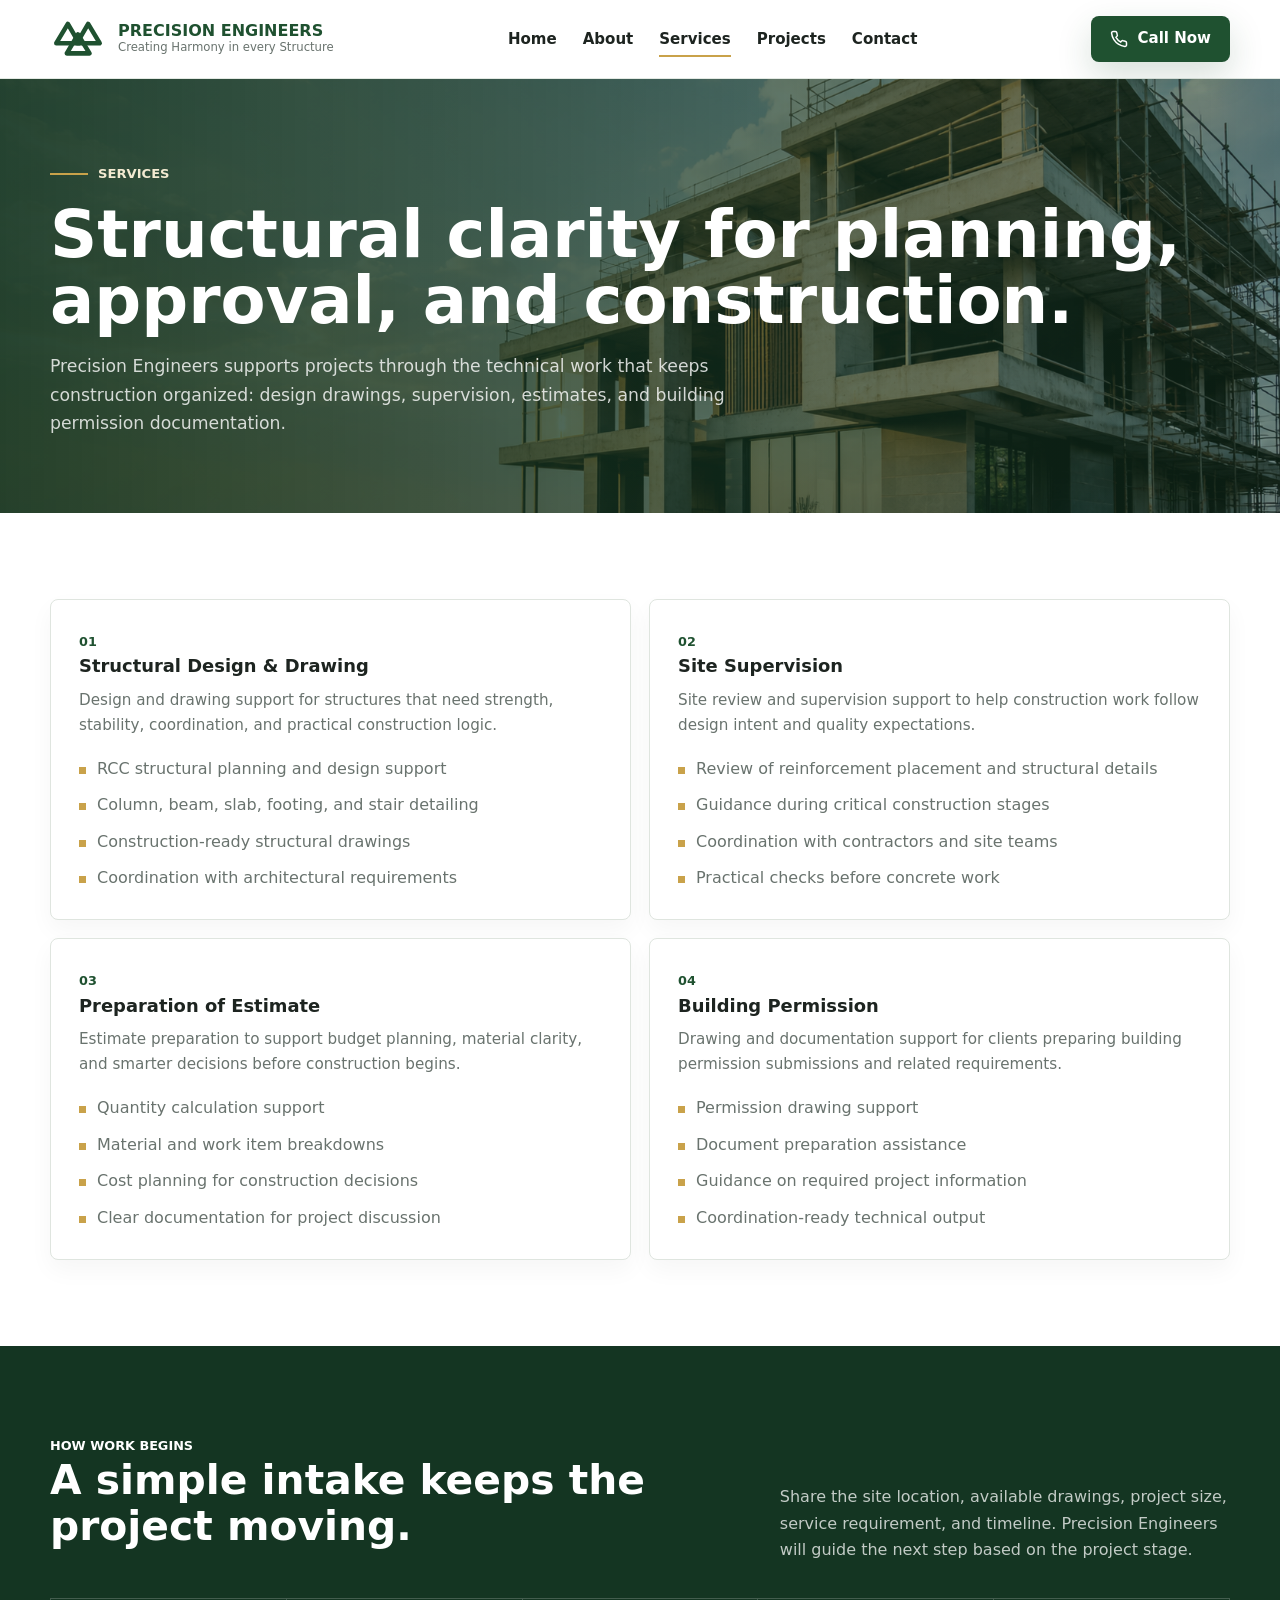
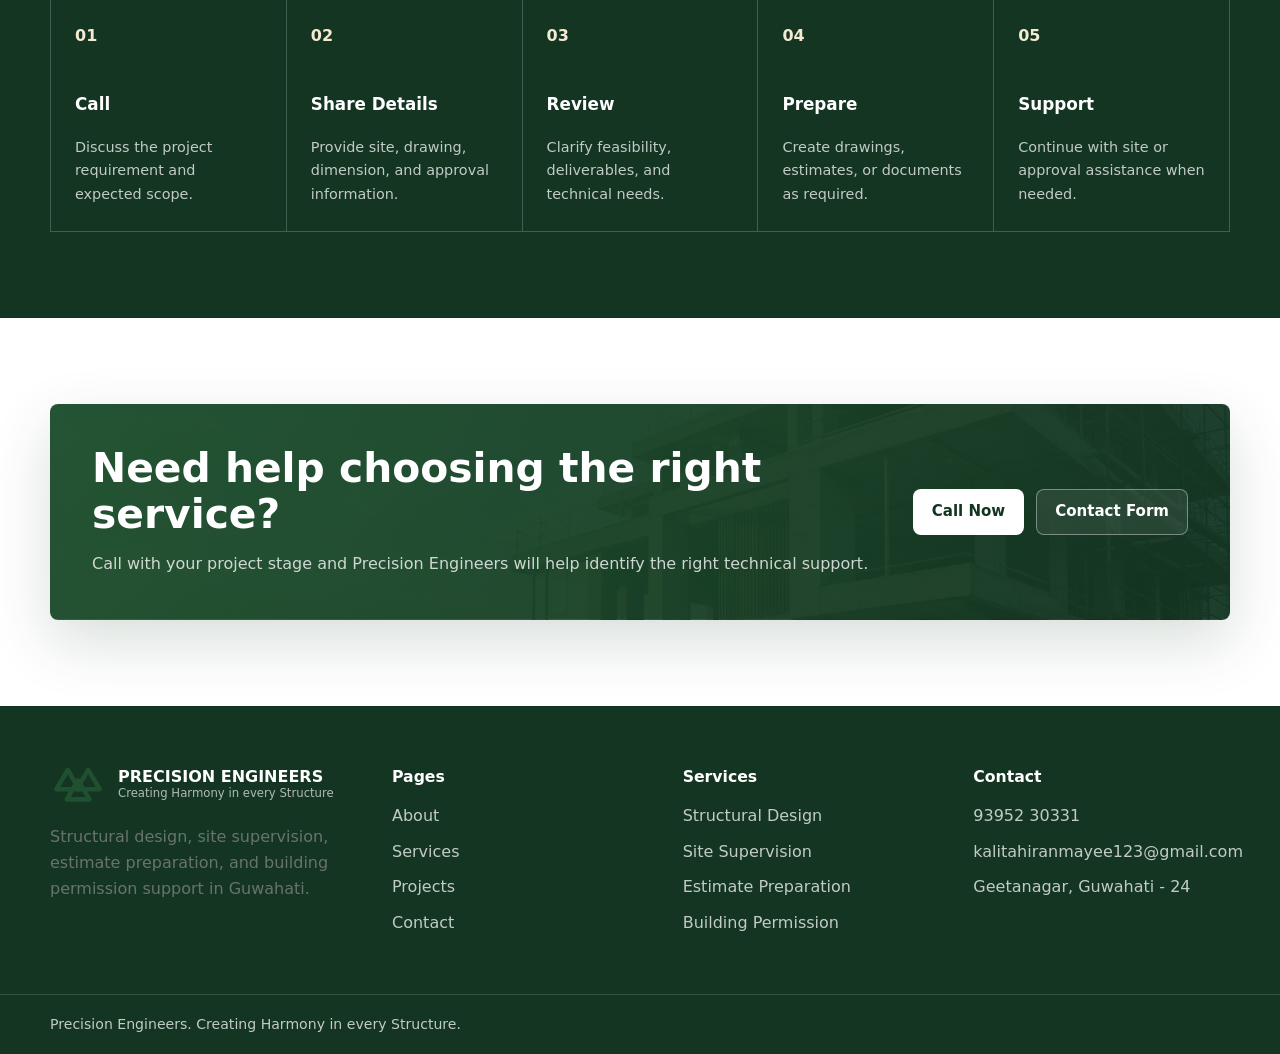
<file: services.html>
<!doctype html>
<html lang="en">
  <head>
    <meta charset="utf-8">
    <meta name="viewport" content="width=device-width, initial-scale=1">
    <meta name="description" content="Structural design, site supervision, estimate preparation, and building permission services by Precision Engineers.">
    <title>Services | Precision Engineers</title>
    <link rel="stylesheet" href="assets/css/styles.css">
  </head>
  <body>
    <a class="skip-link" href="#main">Skip to content</a>
    <header class="site-header">
      <div class="container header-inner">
        <a class="brand" href="index.html" aria-label="Precision Engineers home">
          <img class="brand-mark" src="assets/images/logo-mark.svg" alt="">
          <span>
            <span class="brand-title">Precision Engineers</span>
            <span class="brand-tagline">Creating Harmony in every Structure</span>
          </span>
        </a>
        <nav class="site-nav" aria-label="Primary navigation">
          <a href="index.html">Home</a>
          <a href="about.html">About</a>
          <a class="is-active" href="services.html">Services</a>
          <a href="projects.html">Projects</a>
          <a href="contact.html">Contact</a>
        </nav>
        <div class="header-actions">
          <a class="button button-primary" href="tel:+919395230331">
            <svg aria-hidden="true" viewBox="0 0 24 24" fill="none" stroke="currentColor" stroke-width="2"><path d="M22 16.92v3a2 2 0 0 1-2.18 2 19.79 19.79 0 0 1-8.63-3.07 19.5 19.5 0 0 1-6-6A19.79 19.79 0 0 1 2.12 4.18 2 2 0 0 1 4.11 2h3a2 2 0 0 1 2 1.72c.12.9.32 1.77.59 2.61a2 2 0 0 1-.45 2.11L8 9.69a16 16 0 0 0 6.31 6.31l1.25-1.25a2 2 0 0 1 2.11-.45c.84.27 1.71.47 2.61.59A2 2 0 0 1 22 16.92Z"/></svg>
            Call Now
          </a>
          <button class="nav-toggle" type="button" aria-label="Open navigation" aria-expanded="false">
            <svg aria-hidden="true" viewBox="0 0 24 24" fill="none" stroke="currentColor" stroke-width="2"><path d="M4 6h16M4 12h16M4 18h16"/></svg>
          </button>
        </div>
      </div>
    </header>

    <main id="main">
      <section class="page-hero">
        <div class="container" data-reveal>
          <span class="eyebrow">Services</span>
          <h1>Structural clarity for planning, approval, and construction.</h1>
          <p>Precision Engineers supports projects through the technical work that keeps construction organized: design drawings, supervision, estimates, and building permission documentation.</p>
        </div>
      </section>

      <section class="section">
        <div class="container">
          <div class="detail-grid">
            <article class="detail-card" id="structural-design" data-reveal>
              <span class="section-kicker">01</span>
              <h3>Structural Design & Drawing</h3>
              <p>Design and drawing support for structures that need strength, stability, coordination, and practical construction logic.</p>
              <ul class="detail-list">
                <li>RCC structural planning and design support</li>
                <li>Column, beam, slab, footing, and stair detailing</li>
                <li>Construction-ready structural drawings</li>
                <li>Coordination with architectural requirements</li>
              </ul>
            </article>
            <article class="detail-card" id="site-supervision" data-reveal>
              <span class="section-kicker">02</span>
              <h3>Site Supervision</h3>
              <p>Site review and supervision support to help construction work follow design intent and quality expectations.</p>
              <ul class="detail-list">
                <li>Review of reinforcement placement and structural details</li>
                <li>Guidance during critical construction stages</li>
                <li>Coordination with contractors and site teams</li>
                <li>Practical checks before concrete work</li>
              </ul>
            </article>
            <article class="detail-card" id="estimate" data-reveal>
              <span class="section-kicker">03</span>
              <h3>Preparation of Estimate</h3>
              <p>Estimate preparation to support budget planning, material clarity, and smarter decisions before construction begins.</p>
              <ul class="detail-list">
                <li>Quantity calculation support</li>
                <li>Material and work item breakdowns</li>
                <li>Cost planning for construction decisions</li>
                <li>Clear documentation for project discussion</li>
              </ul>
            </article>
            <article class="detail-card" id="permission" data-reveal>
              <span class="section-kicker">04</span>
              <h3>Building Permission</h3>
              <p>Drawing and documentation support for clients preparing building permission submissions and related requirements.</p>
              <ul class="detail-list">
                <li>Permission drawing support</li>
                <li>Document preparation assistance</li>
                <li>Guidance on required project information</li>
                <li>Coordination-ready technical output</li>
              </ul>
            </article>
          </div>
        </div>
      </section>

      <section class="section section-dark">
        <div class="container">
          <div class="section-head" data-reveal>
            <div>
              <span class="section-kicker">How Work Begins</span>
              <h2>A simple intake keeps the project moving.</h2>
            </div>
            <p>Share the site location, available drawings, project size, service requirement, and timeline. Precision Engineers will guide the next step based on the project stage.</p>
          </div>
          <div class="process">
            <article class="process-step" data-reveal>
              <h3>Call</h3>
              <p>Discuss the project requirement and expected scope.</p>
            </article>
            <article class="process-step" data-reveal>
              <h3>Share Details</h3>
              <p>Provide site, drawing, dimension, and approval information.</p>
            </article>
            <article class="process-step" data-reveal>
              <h3>Review</h3>
              <p>Clarify feasibility, deliverables, and technical needs.</p>
            </article>
            <article class="process-step" data-reveal>
              <h3>Prepare</h3>
              <p>Create drawings, estimates, or documents as required.</p>
            </article>
            <article class="process-step" data-reveal>
              <h3>Support</h3>
              <p>Continue with site or approval assistance when needed.</p>
            </article>
          </div>
        </div>
      </section>

      <section class="section">
        <div class="container">
          <div class="cta-panel" data-reveal>
            <div>
              <h2>Need help choosing the right service?</h2>
              <p>Call with your project stage and Precision Engineers will help identify the right technical support.</p>
            </div>
            <div class="cta-actions">
              <a class="button button-light" href="tel:+919395230331">Call Now</a>
              <a class="button button-ghost" href="contact.html">Contact Form</a>
            </div>
          </div>
        </div>
      </section>
    </main>

    <footer class="site-footer">
      <div class="container footer-main">
        <div>
          <a class="footer-brand" href="index.html">
            <img class="brand-mark" src="assets/images/logo-mark.svg" alt="">
            <span>
              <span class="brand-title">Precision Engineers</span>
              <span class="brand-tagline">Creating Harmony in every Structure</span>
            </span>
          </a>
          <p>Structural design, site supervision, estimate preparation, and building permission support in Guwahati.</p>
        </div>
        <div>
          <h3>Pages</h3>
          <ul class="footer-links">
            <li><a href="about.html">About</a></li>
            <li><a href="services.html">Services</a></li>
            <li><a href="projects.html">Projects</a></li>
            <li><a href="contact.html">Contact</a></li>
          </ul>
        </div>
        <div>
          <h3>Services</h3>
          <ul class="footer-links">
            <li>Structural Design</li>
            <li>Site Supervision</li>
            <li>Estimate Preparation</li>
            <li>Building Permission</li>
          </ul>
        </div>
        <div>
          <h3>Contact</h3>
          <ul class="footer-links">
            <li><a href="tel:+919395230331">93952 30331</a></li>
            <li><a href="mailto:kalitahiranmayee123@gmail.com">kalitahiranmayee123@gmail.com</a></li>
            <li>Geetanagar, Guwahati - 24</li>
          </ul>
        </div>
      </div>
      <div class="footer-bottom">
        <div class="container">Precision Engineers. Creating Harmony in every Structure.</div>
      </div>
    </footer>
    <script src="assets/js/main.js"></script>
  </body>
</html>
</file>
<file: assets/css/styles.css>
:root {
  --green-900: #143522;
  --green-800: #1f5130;
  --green-700: #2f6741;
  --green-100: #e9f0eb;
  --ivory: #f7f5ef;
  --white: #ffffff;
  --charcoal: #1d2420;
  --muted: #69736e;
  --line: #dfe5df;
  --gold: #c9a24a;
  --gold-soft: #f3ead1;
  --shadow: 0 22px 60px rgba(20, 53, 34, 0.16);
  --max: 1180px;
  --radius: 8px;
  --font: Inter, Manrope, ui-sans-serif, system-ui, -apple-system, BlinkMacSystemFont, "Segoe UI", sans-serif;
}

* {
  box-sizing: border-box;
}

html {
  scroll-behavior: smooth;
}

body {
  margin: 0;
  color: var(--charcoal);
  background: var(--white);
  font-family: var(--font);
  font-size: 16px;
  line-height: 1.65;
  letter-spacing: 0;
}

img,
svg {
  display: block;
  max-width: 100%;
}

a {
  color: inherit;
  text-decoration: none;
}

p,
h1,
h2,
h3 {
  margin-top: 0;
}

p {
  color: var(--muted);
}

.container {
  width: min(100% - 40px, var(--max));
  margin-inline: auto;
}

.skip-link {
  position: absolute;
  left: 20px;
  top: -80px;
  z-index: 20;
  padding: 10px 14px;
  background: var(--green-900);
  color: var(--white);
  border-radius: var(--radius);
}

.skip-link:focus {
  top: 16px;
}

.site-header {
  position: sticky;
  top: 0;
  z-index: 10;
  background: rgba(255, 255, 255, 0.94);
  border-bottom: 1px solid rgba(223, 229, 223, 0.85);
  backdrop-filter: blur(14px);
}

.header-inner {
  min-height: 78px;
  display: flex;
  align-items: center;
  justify-content: space-between;
  gap: 22px;
}

.brand {
  display: inline-flex;
  align-items: center;
  gap: 12px;
  min-width: 220px;
}

.brand-mark {
  width: 56px;
  height: 42px;
}

.brand-title {
  display: block;
  color: var(--green-800);
  font-size: 1rem;
  font-weight: 800;
  line-height: 1.05;
  text-transform: uppercase;
}

.brand-tagline {
  display: block;
  color: var(--muted);
  font-size: 0.73rem;
  line-height: 1.25;
}

.site-nav {
  display: flex;
  align-items: center;
  gap: 26px;
  font-size: 0.94rem;
  font-weight: 700;
  color: var(--charcoal);
}

.site-nav a {
  position: relative;
  padding-block: 8px;
}

.site-nav a::after {
  content: "";
  position: absolute;
  left: 0;
  right: 0;
  bottom: 2px;
  height: 2px;
  background: var(--gold);
  transform: scaleX(0);
  transform-origin: left;
  transition: transform 180ms ease;
}

.site-nav a:hover::after,
.site-nav a.is-active::after {
  transform: scaleX(1);
}

.header-actions {
  display: flex;
  align-items: center;
  gap: 12px;
}

.nav-toggle {
  display: none;
  width: 44px;
  height: 44px;
  align-items: center;
  justify-content: center;
  border: 1px solid var(--line);
  border-radius: var(--radius);
  background: var(--white);
  color: var(--green-800);
  cursor: pointer;
}

.nav-toggle svg {
  width: 22px;
  height: 22px;
}

.button {
  display: inline-flex;
  min-height: 46px;
  align-items: center;
  justify-content: center;
  gap: 9px;
  padding: 12px 18px;
  border: 1px solid transparent;
  border-radius: var(--radius);
  font-size: 0.94rem;
  font-weight: 800;
  line-height: 1;
  cursor: pointer;
  transition: transform 180ms ease, border-color 180ms ease, background 180ms ease, color 180ms ease;
}

.button:hover {
  transform: translateY(-1px);
}

.button-primary {
  background: var(--green-800);
  color: var(--white);
  box-shadow: 0 14px 34px rgba(31, 81, 48, 0.18);
}

.button-primary:hover {
  background: var(--green-900);
}

.button-outline {
  color: var(--green-900);
  border-color: rgba(31, 81, 48, 0.24);
  background: rgba(255, 255, 255, 0.82);
}

.button-outline:hover {
  border-color: var(--green-800);
}

.button-light {
  color: var(--green-900);
  background: var(--white);
}

.button-ghost {
  color: var(--white);
  border-color: rgba(255, 255, 255, 0.38);
  background: rgba(255, 255, 255, 0.08);
}

.button svg {
  width: 18px;
  height: 18px;
}

.hero {
  min-height: 78svh;
  display: grid;
  align-items: center;
  position: relative;
  overflow: hidden;
  color: var(--white);
  background: var(--green-900);
}

.hero::before {
  content: "";
  position: absolute;
  inset: 0;
  background-image:
    linear-gradient(90deg, rgba(20, 53, 34, 0.92) 0%, rgba(20, 53, 34, 0.7) 38%, rgba(20, 53, 34, 0.25) 72%),
    url("../images/hero-structure.png");
  background-size: cover;
  background-position: center;
}

.hero::after {
  content: "";
  position: absolute;
  inset: auto 0 0;
  height: 10px;
  background: linear-gradient(90deg, var(--gold), rgba(201, 162, 74, 0), var(--green-700));
}

.hero-content {
  position: relative;
  z-index: 1;
  max-width: 760px;
  padding: 58px 0 64px;
}

.eyebrow {
  display: inline-flex;
  align-items: center;
  gap: 10px;
  margin-bottom: 18px;
  color: var(--gold-soft);
  font-size: 0.82rem;
  font-weight: 900;
  line-height: 1.3;
  text-transform: uppercase;
}

.eyebrow::before {
  content: "";
  width: 38px;
  height: 2px;
  background: var(--gold);
}

.hero h1,
.page-hero h1 {
  margin-bottom: 18px;
  font-size: 4.1rem;
  line-height: 1.02;
  font-weight: 900;
}

.hero p {
  max-width: 650px;
  margin-bottom: 28px;
  color: rgba(255, 255, 255, 0.86);
  font-size: 1.12rem;
}

.hero-actions {
  display: flex;
  flex-wrap: wrap;
  gap: 14px;
  margin-bottom: 34px;
}

.trust-row {
  display: grid;
  grid-template-columns: repeat(4, minmax(0, 1fr));
  max-width: 720px;
  border-top: 1px solid rgba(255, 255, 255, 0.26);
  border-left: 1px solid rgba(255, 255, 255, 0.26);
}

.trust-row span {
  min-height: 72px;
  display: grid;
  place-items: center;
  padding: 12px;
  border-right: 1px solid rgba(255, 255, 255, 0.26);
  border-bottom: 1px solid rgba(255, 255, 255, 0.26);
  color: rgba(255, 255, 255, 0.86);
  font-size: 0.86rem;
  font-weight: 800;
  text-align: center;
}

.section {
  padding: 86px 0;
}

.section-soft {
  background: var(--ivory);
}

.section-dark {
  color: var(--white);
  background: var(--green-900);
}

.section-dark p {
  color: rgba(255, 255, 255, 0.74);
}

.section-kicker {
  color: var(--green-800);
  font-size: 0.8rem;
  font-weight: 900;
  text-transform: uppercase;
}

.section-head {
  display: grid;
  grid-template-columns: minmax(0, 0.95fr) minmax(280px, 0.62fr);
  gap: 40px;
  align-items: end;
  margin-bottom: 34px;
}

.section-head h2,
.split-copy h2,
.cta-panel h2 {
  margin-bottom: 14px;
  color: var(--charcoal);
  font-size: 2.55rem;
  line-height: 1.12;
  font-weight: 900;
}

.section-dark .section-head h2,
.section-dark .section-kicker,
.section-dark .split-copy h2,
.cta-panel h2 {
  color: var(--white);
}

.section-head p {
  margin-bottom: 0;
}

.service-grid {
  display: grid;
  grid-template-columns: repeat(4, minmax(0, 1fr));
  gap: 18px;
}

.service-card,
.project-card,
.value-card,
.contact-card,
.detail-card {
  border: 1px solid var(--line);
  border-radius: var(--radius);
  background: var(--white);
  box-shadow: 0 10px 24px rgba(29, 36, 32, 0.04);
}

.service-card {
  display: flex;
  min-height: 295px;
  flex-direction: column;
  padding: 26px;
}

.service-icon,
.contact-icon {
  width: 48px;
  height: 48px;
  display: grid;
  place-items: center;
  margin-bottom: 22px;
  border-radius: var(--radius);
  color: var(--green-800);
  background: var(--green-100);
}

.service-icon svg,
.contact-icon svg {
  width: 24px;
  height: 24px;
}

.service-card h3,
.project-card h3,
.value-card h3,
.contact-card h3,
.detail-card h3 {
  margin-bottom: 10px;
  color: var(--charcoal);
  font-size: 1.12rem;
  line-height: 1.3;
}

.service-card p,
.project-card p,
.value-card p,
.contact-card p,
.detail-card p {
  margin-bottom: 0;
  font-size: 0.95rem;
}

.service-card a {
  margin-top: auto;
  padding-top: 20px;
  color: var(--green-800);
  font-weight: 900;
}

.split {
  display: grid;
  grid-template-columns: minmax(320px, 0.92fr) minmax(0, 1fr);
  gap: 58px;
  align-items: center;
}

.image-panel {
  position: relative;
  min-height: 470px;
  overflow: hidden;
  border-radius: var(--radius);
  background:
    linear-gradient(150deg, rgba(31, 81, 48, 0.86), rgba(20, 53, 34, 0.96)),
    url("../images/hero-structure.png");
  background-size: cover;
  background-position: center;
  box-shadow: var(--shadow);
}

.image-panel::after {
  content: "";
  position: absolute;
  inset: 28px;
  border: 1px solid rgba(255, 255, 255, 0.34);
}

.founder-card {
  position: absolute;
  left: 28px;
  right: 28px;
  bottom: 28px;
  padding: 24px;
  border-radius: var(--radius);
  color: var(--white);
  background: rgba(20, 53, 34, 0.86);
  backdrop-filter: blur(12px);
}

.founder-card span {
  display: block;
  color: var(--gold-soft);
  font-weight: 900;
  text-transform: uppercase;
}

.founder-card strong {
  display: block;
  margin-top: 8px;
  font-size: 1.35rem;
}

.founder-card p {
  margin: 8px 0 0;
  color: rgba(255, 255, 255, 0.78);
}

.split-copy .lead {
  margin-bottom: 26px;
  font-size: 1.08rem;
}

.check-list {
  display: grid;
  gap: 14px;
  padding: 0;
  margin: 0 0 30px;
  list-style: none;
}

.check-list li {
  display: flex;
  gap: 12px;
  align-items: flex-start;
  color: var(--charcoal);
  font-weight: 750;
}

.check-list li::before {
  content: "";
  flex: 0 0 auto;
  width: 10px;
  height: 10px;
  margin-top: 9px;
  background: var(--gold);
}

.value-grid {
  display: grid;
  grid-template-columns: repeat(4, minmax(0, 1fr));
  gap: 18px;
}

.value-card {
  padding: 26px;
}

.value-card span {
  display: block;
  margin-bottom: 22px;
  color: var(--gold);
  font-size: 0.92rem;
  font-weight: 900;
}

.process {
  counter-reset: process;
  display: grid;
  grid-template-columns: repeat(5, minmax(0, 1fr));
  gap: 0;
  border-top: 1px solid rgba(255, 255, 255, 0.2);
  border-left: 1px solid rgba(255, 255, 255, 0.2);
}

.process-step {
  min-height: 230px;
  padding: 24px;
  border-right: 1px solid rgba(255, 255, 255, 0.2);
  border-bottom: 1px solid rgba(255, 255, 255, 0.2);
}

.process-step::before {
  counter-increment: process;
  content: "0" counter(process);
  display: block;
  margin-bottom: 42px;
  color: var(--gold-soft);
  font-weight: 900;
}

.process-step h3 {
  color: var(--white);
  font-size: 1.05rem;
}

.process-step p {
  margin-bottom: 0;
  font-size: 0.9rem;
}

.project-grid {
  display: grid;
  grid-template-columns: repeat(3, minmax(0, 1fr));
  gap: 18px;
}

.project-card {
  overflow: hidden;
}

.project-media {
  min-height: 220px;
  background:
    linear-gradient(145deg, rgba(20, 53, 34, 0.18), rgba(201, 162, 74, 0.16)),
    url("../images/hero-structure.png");
  background-size: cover;
  background-position: center;
}

.project-card:nth-child(2) .project-media {
  background-position: right center;
}

.project-card:nth-child(3) .project-media {
  background-position: 60% center;
}

.project-body {
  padding: 24px;
}

.project-meta {
  display: inline-flex;
  margin-bottom: 13px;
  color: var(--green-800);
  font-size: 0.78rem;
  font-weight: 900;
  text-transform: uppercase;
}

.cta-panel {
  display: grid;
  grid-template-columns: minmax(0, 1fr) auto;
  gap: 30px;
  align-items: center;
  padding: 42px;
  border-radius: var(--radius);
  background:
    linear-gradient(120deg, rgba(31, 81, 48, 0.98), rgba(20, 53, 34, 0.94)),
    url("../images/hero-structure.png");
  background-size: cover;
  background-position: center;
  box-shadow: var(--shadow);
}

.cta-panel p {
  margin-bottom: 0;
  color: rgba(255, 255, 255, 0.78);
}

.cta-actions {
  display: flex;
  flex-wrap: wrap;
  gap: 12px;
}

.page-hero {
  min-height: 48svh;
  display: grid;
  align-items: end;
  position: relative;
  overflow: hidden;
  color: var(--white);
  background: var(--green-900);
}

.page-hero::before {
  content: "";
  position: absolute;
  inset: 0;
  background:
    linear-gradient(90deg, rgba(20, 53, 34, 0.92), rgba(20, 53, 34, 0.52)),
    url("../images/hero-structure.png");
  background-size: cover;
  background-position: center;
}

.page-hero .container {
  position: relative;
  z-index: 1;
  padding: 78px 0 58px;
}

.page-hero p {
  max-width: 680px;
  color: rgba(255, 255, 255, 0.8);
  font-size: 1.08rem;
}

.detail-grid {
  display: grid;
  grid-template-columns: repeat(2, minmax(0, 1fr));
  gap: 18px;
}

.detail-card {
  padding: 28px;
}

.detail-list {
  display: grid;
  gap: 10px;
  padding: 0;
  margin: 18px 0 0;
  list-style: none;
}

.detail-list li {
  position: relative;
  padding-left: 18px;
  color: var(--muted);
}

.detail-list li::before {
  content: "";
  position: absolute;
  left: 0;
  top: 11px;
  width: 7px;
  height: 7px;
  background: var(--gold);
}

.contact-layout {
  display: grid;
  grid-template-columns: minmax(0, 0.78fr) minmax(320px, 1fr);
  gap: 34px;
  align-items: start;
}

.contact-stack {
  display: grid;
  gap: 16px;
}

.contact-card {
  padding: 24px;
}

.contact-card a {
  color: var(--green-800);
  font-weight: 900;
  word-break: break-word;
}

.form-panel {
  padding: 30px;
  border: 1px solid var(--line);
  border-radius: var(--radius);
  background: var(--white);
  box-shadow: var(--shadow);
}

.form-grid {
  display: grid;
  grid-template-columns: repeat(2, minmax(0, 1fr));
  gap: 16px;
}

.form-field {
  display: grid;
  gap: 8px;
}

.form-field.full {
  grid-column: 1 / -1;
}

label {
  color: var(--charcoal);
  font-size: 0.88rem;
  font-weight: 850;
}

input,
select,
textarea {
  width: 100%;
  min-height: 48px;
  padding: 12px 14px;
  border: 1px solid var(--line);
  border-radius: var(--radius);
  color: var(--charcoal);
  background: var(--ivory);
  font: inherit;
}

textarea {
  min-height: 132px;
  resize: vertical;
}

input:focus,
select:focus,
textarea:focus {
  outline: 2px solid rgba(201, 162, 74, 0.42);
  border-color: var(--gold);
  background: var(--white);
}

.map-band {
  position: relative;
  height: 380px;
  overflow: hidden;
  border-top: 1px solid var(--line);
  border-bottom: 1px solid var(--line);
  background: var(--green-100);
}

.map-band iframe {
  width: 100%;
  height: 100%;
  border: 0;
  filter: grayscale(28%) contrast(94%);
}

.map-card {
  position: absolute;
  left: max(20px, calc((100% - var(--max)) / 2));
  bottom: 28px;
  max-width: 410px;
  padding: 26px;
  border: 1px solid var(--line);
  border-radius: var(--radius);
  background: rgba(255, 255, 255, 0.94);
  box-shadow: var(--shadow);
}

.map-card h2 {
  margin-bottom: 8px;
  color: var(--charcoal);
  font-size: 1.65rem;
  line-height: 1.15;
}

.map-card p {
  margin-bottom: 18px;
}

.site-footer {
  color: rgba(255, 255, 255, 0.74);
  background: var(--green-900);
}

.footer-main {
  display: grid;
  grid-template-columns: minmax(260px, 1.2fr) repeat(3, minmax(0, 1fr));
  gap: 34px;
  padding: 58px 0;
}

.footer-brand {
  display: inline-flex;
  align-items: center;
  gap: 12px;
  margin-bottom: 18px;
}

.footer-brand .brand-title {
  color: var(--white);
}

.footer-brand .brand-tagline {
  color: rgba(255, 255, 255, 0.66);
}

.footer-brand .brand-mark path {
  stroke: var(--white);
}

.site-footer h3 {
  margin-bottom: 14px;
  color: var(--white);
  font-size: 0.98rem;
}

.footer-links {
  display: grid;
  gap: 9px;
  padding: 0;
  margin: 0;
  list-style: none;
}

.footer-links a:hover {
  color: var(--white);
}

.footer-bottom {
  padding: 18px 0;
  border-top: 1px solid rgba(255, 255, 255, 0.14);
  font-size: 0.88rem;
}

[data-reveal] {
  transform: translateY(0);
  opacity: 1;
}

@media (max-width: 1040px) {
  .site-nav {
    gap: 18px;
  }

  .hero h1,
  .page-hero h1 {
    font-size: 3.3rem;
  }

  .service-grid,
  .value-grid {
    grid-template-columns: repeat(2, minmax(0, 1fr));
  }

  .process {
    grid-template-columns: repeat(3, minmax(0, 1fr));
  }

  .project-grid {
    grid-template-columns: repeat(2, minmax(0, 1fr));
  }

  .footer-main {
    grid-template-columns: repeat(2, minmax(0, 1fr));
  }
}

@media (max-width: 840px) {
  .container {
    width: min(100% - 28px, var(--max));
  }

  .header-inner {
    min-height: 70px;
  }

  .site-nav {
    position: fixed;
    left: 14px;
    right: 14px;
    top: 78px;
    display: none;
    flex-direction: column;
    align-items: stretch;
    gap: 4px;
    padding: 16px;
    border: 1px solid var(--line);
    border-radius: var(--radius);
    background: var(--white);
    box-shadow: var(--shadow);
  }

  .site-nav.is-open {
    display: flex;
  }

  .site-nav a {
    padding: 11px 8px;
  }

  .nav-toggle {
    display: inline-flex;
  }

  .header-actions .button {
    display: none;
  }

  .hero {
    min-height: auto;
  }

  .hero-content {
    padding: 70px 0 56px;
  }

  .hero h1,
  .page-hero h1 {
    font-size: 2.55rem;
  }

  .hero p,
  .page-hero p {
    font-size: 1rem;
  }

  .trust-row {
    grid-template-columns: repeat(2, minmax(0, 1fr));
  }

  .section {
    padding: 64px 0;
  }

  .section-head,
  .split,
  .contact-layout,
  .cta-panel {
    grid-template-columns: 1fr;
  }

  .section-head h2,
  .split-copy h2,
  .cta-panel h2 {
    font-size: 2rem;
  }

  .image-panel {
    min-height: 380px;
  }

  .project-grid,
  .detail-grid {
    grid-template-columns: 1fr;
  }

  .cta-panel {
    padding: 30px;
  }
}

@media (max-width: 620px) {
  body {
    font-size: 15px;
  }

  .brand {
    min-width: 0;
  }

  .brand-mark {
    width: 48px;
    height: 36px;
  }

  .brand-title {
    font-size: 0.9rem;
  }

  .brand-tagline {
    display: none;
  }

  .hero::before,
  .page-hero::before {
    background-image:
      linear-gradient(90deg, rgba(20, 53, 34, 0.94), rgba(20, 53, 34, 0.7)),
      url("../images/hero-structure.png");
  }

  .hero h1,
  .page-hero h1 {
    font-size: 2.12rem;
  }

  .hero-actions,
  .cta-actions {
    flex-direction: column;
  }

  .button {
    width: 100%;
  }

  .service-grid,
  .value-grid,
  .process,
  .form-grid,
  .trust-row,
  .footer-main {
    grid-template-columns: 1fr;
  }

  .service-card {
    min-height: auto;
  }

  .process-step {
    min-height: 180px;
  }

  .process-step::before {
    margin-bottom: 24px;
  }

  .map-band {
    height: auto;
    padding: 18px 14px;
  }

  .map-band iframe {
    min-height: 280px;
  }

  .map-card {
    position: relative;
    left: auto;
    bottom: auto;
    max-width: none;
    margin-top: 14px;
    padding: 22px;
  }
}
</file>
